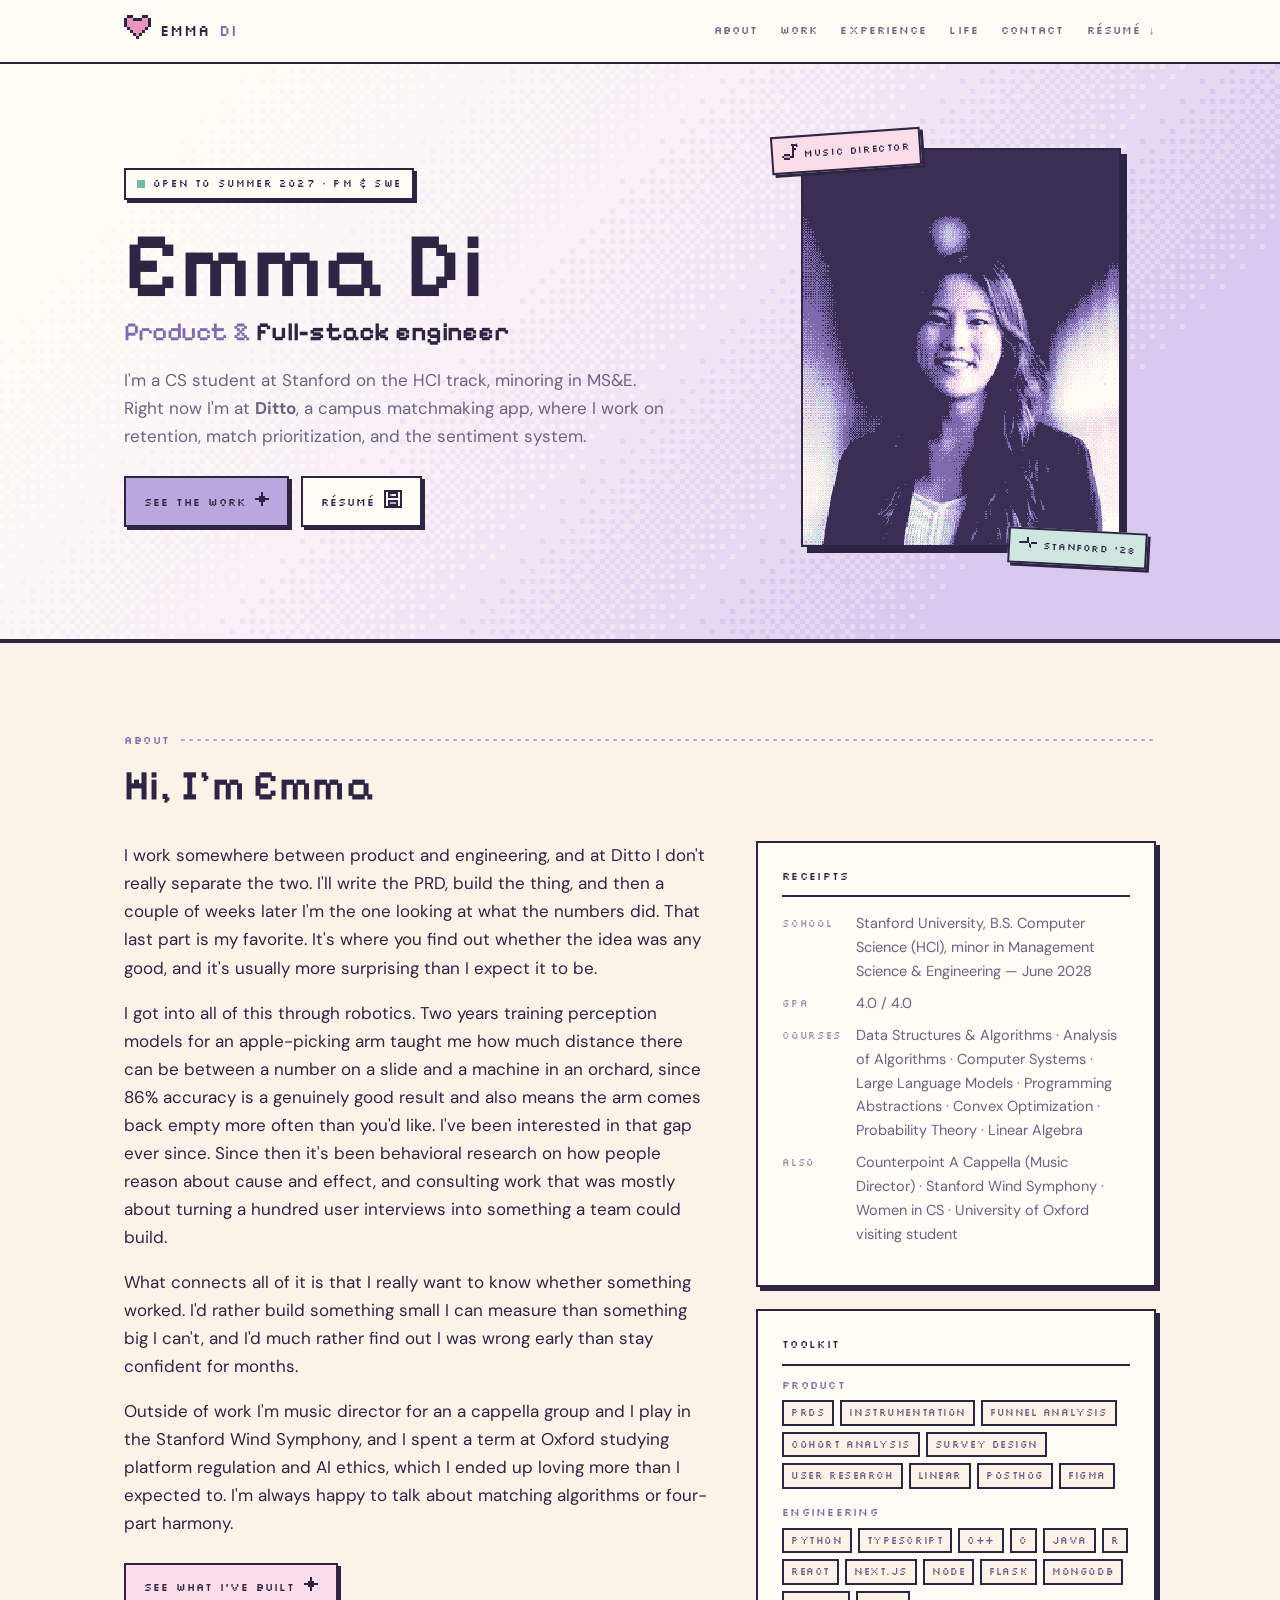
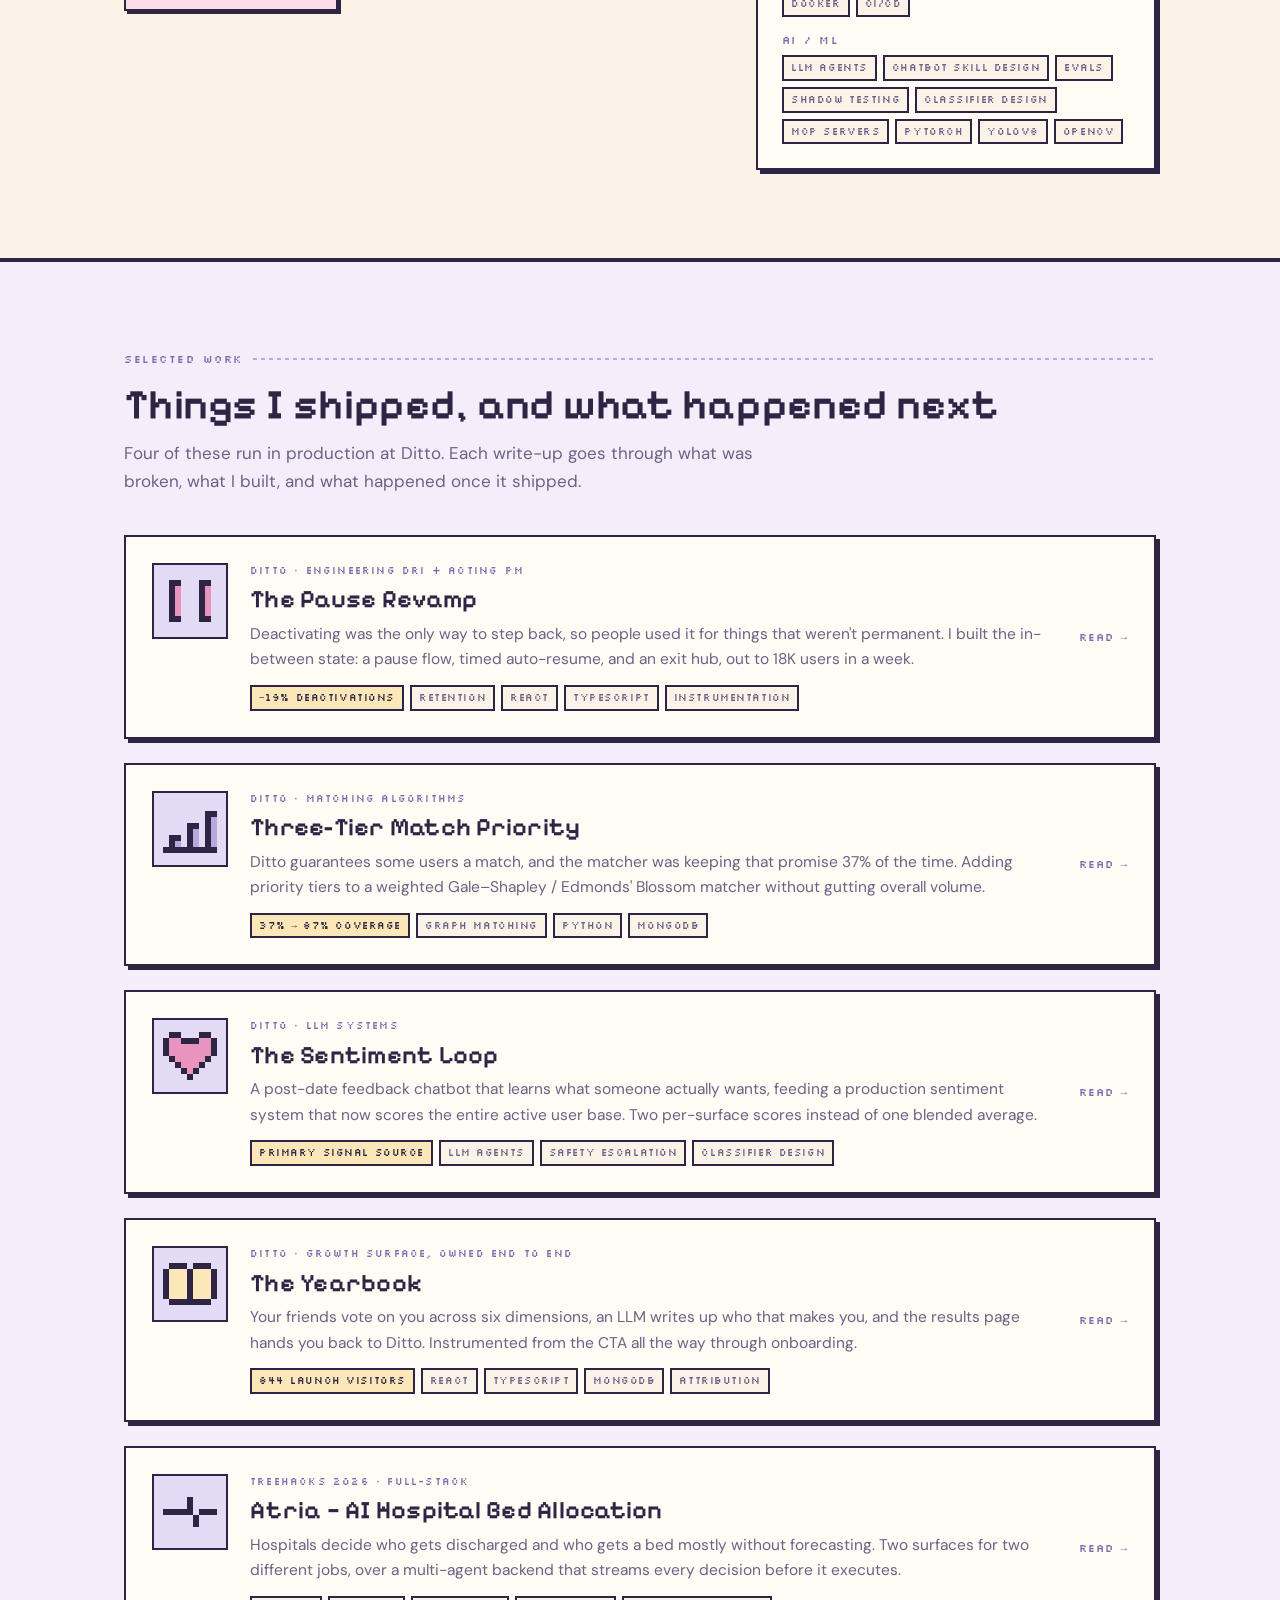
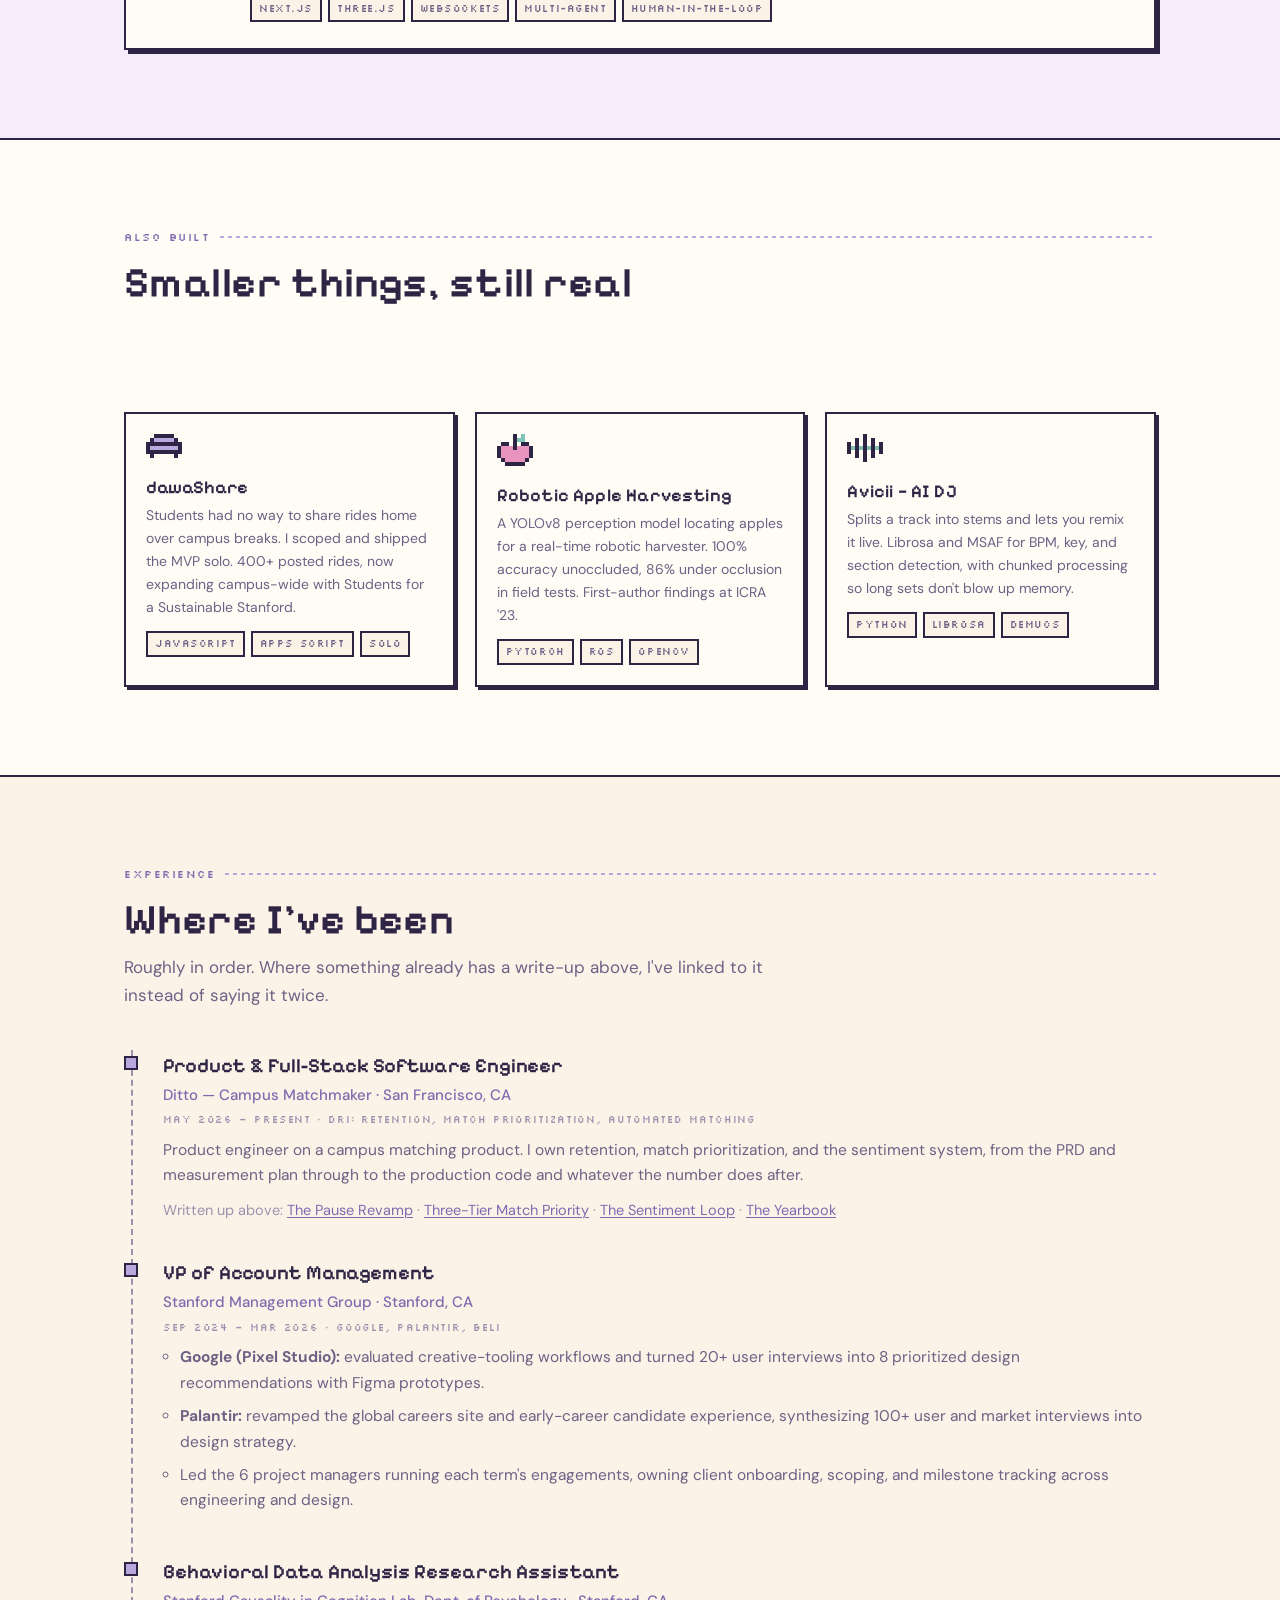
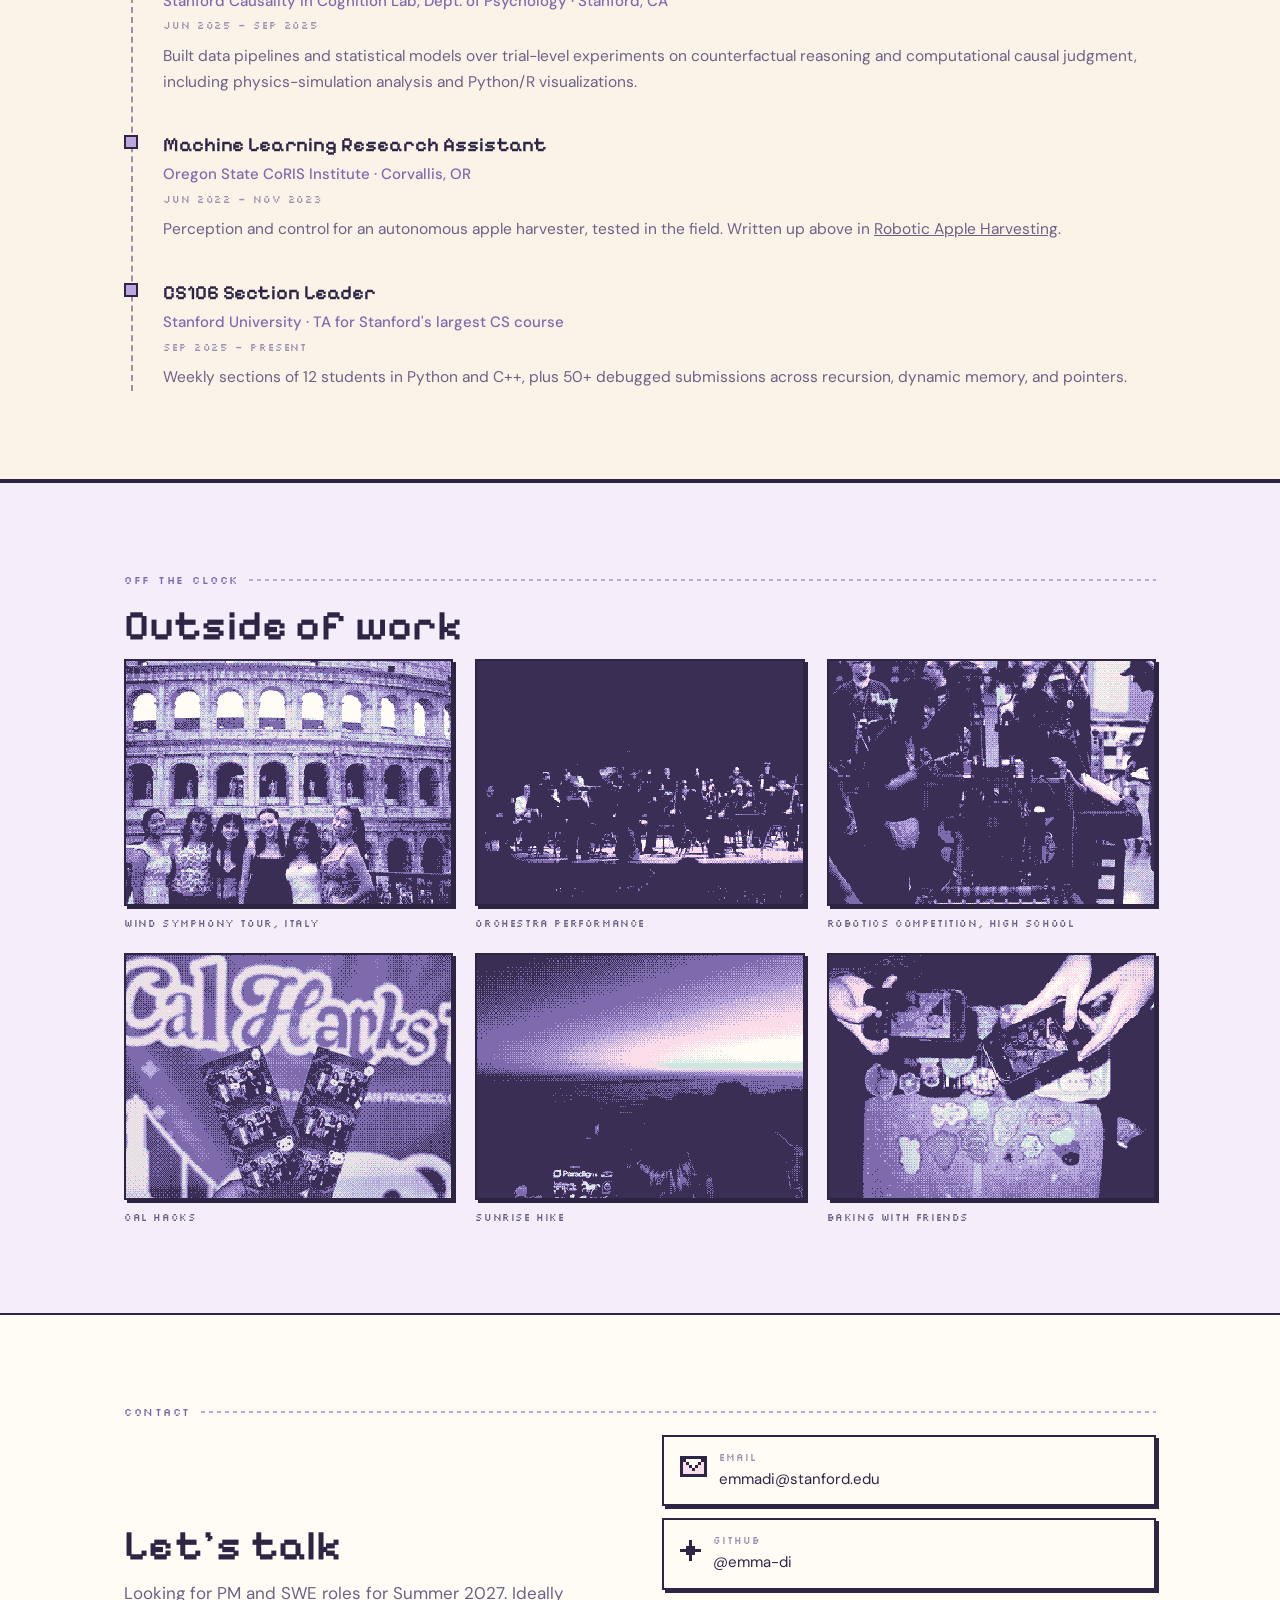
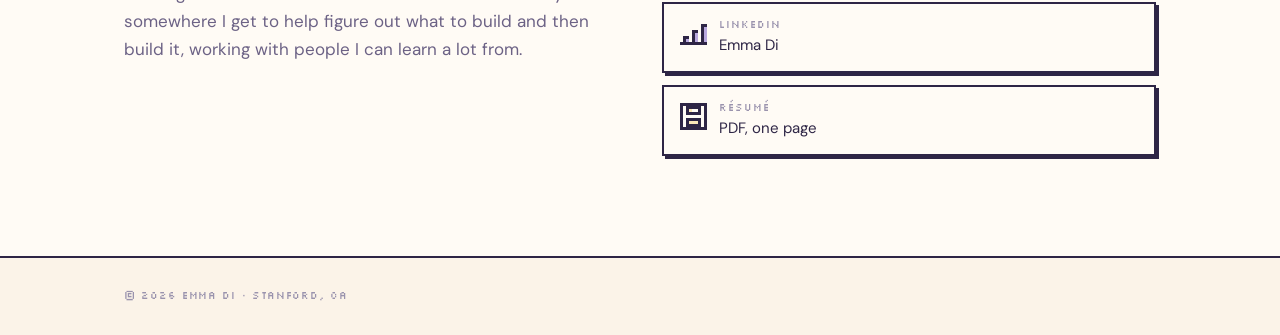
<file: index.html>
<!doctype html>
<html lang="en">
  <head>
    <meta charset="utf-8" />
    <meta name="viewport" content="width=device-width, initial-scale=1" />
    <title>Emma Di — Product &amp; Full-Stack Engineer</title>
    <meta
      name="description"
      content="Emma Di, product and full-stack engineer. CS (HCI) at Stanford, currently at Ditto working on retention, match prioritization, and the sentiment system."
    />
    <meta
      property="og:title"
      content="Emma Di — Product &amp; Full-Stack Engineer"
    />
    <meta
      property="og:description"
      content="Product and full-stack engineer. CS (HCI) @ Stanford, currently at Ditto."
    />
    <meta property="og:type" content="website" />
    <meta property="og:url" content="https://emma-di.github.io/" />
    <link
      rel="icon"
      href="data:image/svg+xml,%3Csvg xmlns='http://www.w3.org/2000/svg' viewBox='0 0 9 8' shape-rendering='crispEdges'%3E%3Cpath fill='%23E894BE' d='M1 1h2v1H1zM6 1h2v1H6zM1 2h7v2H1zM2 4h5v1H2zM3 5h3v1H3zM4 6h1v1H4z'/%3E%3C/svg%3E"
    />
    <link rel="preconnect" href="https://fonts.googleapis.com" />
    <link rel="preconnect" href="https://fonts.gstatic.com" crossorigin />
    <link
      href="https://fonts.googleapis.com/css2?family=Pixelify+Sans:wght@400..700&family=Silkscreen:wght@400;700&family=DM+Sans:opsz,wght@9..40,400;9..40,500;9..40,700&display=swap"
      rel="stylesheet"
    />
    <link rel="stylesheet" href="assets/style.css" />
  </head>
  <body>
    <nav class="nav">
      <div class="wrap nav__in">
        <a class="nav__mark" href="/">
          <span data-sprite="heart" data-unit="3" data-accent="#E894BE"></span>
          EMMA<span>DI</span>
        </a>
        <button
          class="nav__toggle"
          aria-expanded="false"
          aria-controls="navlinks"
        >
          MENU
        </button>
        <div class="nav__links" id="navlinks">
          <a href="#about">About</a>
          <a href="#work">Work</a>
          <a href="#experience">Experience</a>
          <a href="#life">Life</a>
          <a href="#notes">Notes</a>
          <a href="#contact">Contact</a>
          <a href="assets/EmmaDi-Resume.pdf">Résumé ↓</a>
        </div>
      </div>
    </nav>

    <!-- ============ HERO ============ -->
    <header class="hero">
      <canvas
        class="hero__bg px"
        data-dither="hero"
        aria-hidden="true"
      ></canvas>
      <div class="wrap hero__in">
        <div>
          <p class="hero__status">
            <span class="blip"></span> Open to Summer 2027 · PM &amp; SWE
          </p>
          <h1>Emma Di</h1>
          <p class="hero__tag">Product &amp; <b>full-stack engineer</b></p>
          <p class="hero__body">
            I'm a CS student at Stanford on the HCI track, minoring in MS&amp;E. Right now
            I'm at <b>Ditto</b>, a campus matchmaking app, where I work on retention,
            match prioritization, and the sentiment system.
          </p>
          <div class="hero__cta">
            <a class="btn btn--primary" href="#work"
              >See the work <span data-sprite="star" data-unit="2"></span
            ></a>
            <a class="btn" href="assets/EmmaDi-Resume.pdf"
              >Résumé
              <span
                data-sprite="disk"
                data-unit="2"
                data-accent="#B9A8DE"
              ></span
            ></a>
          </div>
        </div>

        <div class="portrait">
          <div class="portrait__frame">
            <span class="sticker sticker--tl">
              <span
                data-sprite="note"
                data-unit="2"
                data-accent="#E894BE"
              ></span>
              music director
            </span>
            <img
              class="px"
              src="assets/img/emma.png"
              alt="Emma Di"
              width="260"
              height="325"
            />
            <span class="sticker sticker--br">
              <span data-sprite="pulse" data-unit="2"></span> stanford '28
            </span>
          </div>
        </div>
      </div>
    </header>

    <!-- ============ ABOUT ============ -->
    <section class="section section--tint" id="about">
      <div class="wrap">
        <p class="eyebrow reveal">About</p>
        <h2 class="section-title reveal">Hi, I'm Emma</h2>

        <div class="about" style="margin-top: 32px">
          <div class="reveal">
            <p>
              I work somewhere between product and engineering, and at Ditto I don't
              really separate the two. I'll write the PRD, build the thing, and then a
              couple of weeks later I'm the one looking at what the numbers did. That last
              part is my favorite. It's where you find out whether the idea was any good,
              and it's usually more surprising than I expect it to be.
            </p>
            <p>
              I got into all of this through robotics. Two years training perception
              models for an apple-picking arm taught me how much distance there can be
              between a number on a slide and a machine in an orchard, since 86% accuracy
              is a genuinely good result and also means the arm comes back empty more
              often than you'd like. I've been interested in that gap ever since. Since
              then it's been behavioral research on how people reason about cause and
              effect, and consulting work that was mostly about turning a hundred user
              interviews into something a team could build.
            </p>
            <p>
              What connects all of it is that I really want to know whether something
              worked. I'd rather build something small I can measure than something big I
              can't, and I'd much rather find out I was wrong early than stay confident
              for months.
            </p>
            <p>
              Outside of work I'm music director for an a cappella group and I play in the
              Stanford Wind Symphony, and I spent a term at Oxford studying platform
              regulation and AI ethics, which I ended up loving more than I expected to.
              I'm always happy to talk about matching algorithms or four-part harmony.
            </p>
            <p style="margin-top: 26px">
              <a class="btn btn--blush" href="#work"
                >See what I've built
                <span data-sprite="star" data-unit="2"></span
              ></a>
            </p>
          </div>

          <div class="reveal">
            <div class="panel" style="margin-bottom: 22px">
              <div class="panel__title">Receipts</div>
              <dl class="kv">
                <dt>School</dt>
                <dd>
                  Stanford University, B.S. Computer Science (HCI), minor in
                  Management Science &amp; Engineering — June 2028
                </dd>
                <dt>GPA</dt>
                <dd>4.0 / 4.0</dd>
                <dt>Courses</dt>
                <dd>
                  Data Structures &amp; Algorithms · Analysis of Algorithms ·
                  Computer Systems · Large Language Models · Programming
                  Abstractions · Convex Optimization · Probability Theory ·
                  Linear Algebra
                </dd>
                <dt>Also</dt>
                <dd>
                  Counterpoint A Cappella (Music Director) · Stanford Wind
                  Symphony · Women in CS · University of Oxford visiting student
                </dd>
              </dl>
            </div>

            <div class="panel">
              <div class="panel__title">Toolkit</div>
              <div class="skills">
                <div>
                  <h4>Product</h4>
                  <div class="chips">
                    <span class="chip">PRDs</span
                    ><span class="chip">Instrumentation</span
                    ><span class="chip">Funnel analysis</span>
                    <span class="chip">Cohort analysis</span
                    ><span class="chip">Survey design</span
                    ><span class="chip">User research</span>
                    <span class="chip">Linear</span
                    ><span class="chip">PostHog</span
                    ><span class="chip">Figma</span>
                  </div>
                </div>
                <div>
                  <h4>Engineering</h4>
                  <div class="chips">
                    <span class="chip">Python</span
                    ><span class="chip">TypeScript</span
                    ><span class="chip">C++</span><span class="chip">C</span>
                    <span class="chip">Java</span><span class="chip">R</span
                    ><span class="chip">React</span
                    ><span class="chip">Next.js</span>
                    <span class="chip">Node</span><span class="chip">Flask</span
                    ><span class="chip">MongoDB</span
                    ><span class="chip">Docker</span
                    ><span class="chip">CI/CD</span>
                  </div>
                </div>
                <div>
                  <h4>AI / ML</h4>
                  <div class="chips">
                    <span class="chip">LLM agents</span
                    ><span class="chip">Chatbot skill design</span
                    ><span class="chip">Evals</span>
                    <span class="chip">Shadow testing</span
                    ><span class="chip">Classifier design</span
                    ><span class="chip">MCP servers</span>
                    <span class="chip">PyTorch</span
                    ><span class="chip">YOLOv8</span
                    ><span class="chip">OpenCV</span>
                  </div>
                </div>
              </div>
            </div>
          </div>
        </div>
      </div>
    </section>

    <!-- ============ WORK ============ -->
    <section class="section section--lilac" id="work">
      <div class="wrap">
        <p class="eyebrow reveal">Selected work</p>
        <h2 class="section-title reveal">
          Things I shipped, and what happened next
        </h2>
        <p class="section-lede reveal">
          Four of these run in production at Ditto. Each write-up goes through what was
          broken, what I built, and what happened once it shipped.
        </p>

        <div class="work-grid">
          <a class="card reveal" href="work/pause-revamp.html">
            <span
              class="card__icon"
              data-sprite="pause"
              data-unit="6"
              data-accent="#E894BE"
            ></span>
            <div>
              <div class="card__kicker">
                Ditto · Engineering DRI + acting PM
              </div>
              <h3>The Pause Revamp</h3>
              <p>
                Deactivating was the only way to step back, so people used it
                for things that weren't permanent. I built the in-between state:
                a pause flow, timed auto-resume, and an exit hub, out to 18K
                users in a week.
              </p>
              <div class="chips">
                <span class="chip chip--win">−19% deactivations</span>
                <span class="chip">Retention</span
                ><span class="chip">React</span>
                <span class="chip">TypeScript</span
                ><span class="chip">Instrumentation</span>
              </div>
            </div>
            <span class="card__go">Read →</span>
          </a>

          <a class="card reveal" href="work/match-priority.html">
            <span
              class="card__icon"
              data-sprite="graph"
              data-unit="6"
              data-accent="#B9A8DE"
            ></span>
            <div>
              <div class="card__kicker">Ditto · Matching algorithms</div>
              <h3>Three-Tier Match Priority</h3>
              <p>
                Ditto guarantees some users a match, and the matcher was keeping
                that promise 37% of the time. Adding priority tiers to a
                weighted Gale–Shapley / Edmonds' Blossom matcher without gutting
                overall volume.
              </p>
              <div class="chips">
                <span class="chip chip--win">37% → 87% coverage</span>
                <span class="chip">Graph matching</span
                ><span class="chip">Python</span>
                <span class="chip">MongoDB</span>
              </div>
            </div>
            <span class="card__go">Read →</span>
          </a>

          <a class="card reveal" href="work/sentiment-loop.html">
            <span
              class="card__icon"
              data-sprite="heart"
              data-unit="6"
              data-accent="#E894BE"
            ></span>
            <div>
              <div class="card__kicker">Ditto · LLM systems</div>
              <h3>The Sentiment Loop</h3>
              <p>
                A post-date feedback chatbot that learns what someone actually
                wants, feeding a production sentiment system that now scores the
                entire active user base. Two per-surface scores instead of one
                blended average.
              </p>
              <div class="chips">
                <span class="chip chip--win">Primary signal source</span>
                <span class="chip">LLM agents</span
                ><span class="chip">Safety escalation</span>
                <span class="chip">Classifier design</span>
              </div>
            </div>
            <span class="card__go">Read →</span>
          </a>

          <a class="card reveal" href="work/yearbook.html">
            <span
              class="card__icon"
              data-sprite="book"
              data-unit="6"
              data-accent="#FBE7B8"
            ></span>
            <div>
              <div class="card__kicker">
                Ditto · Growth surface, owned end to end
              </div>
              <h3>The Yearbook</h3>
              <p>
                Your friends vote on you across six dimensions, an LLM writes up
                who that makes you, and the results page hands you back to
                Ditto. Instrumented from the CTA all the way through onboarding.
              </p>
              <div class="chips">
                <span class="chip chip--win">844 launch visitors</span>
                <span class="chip">React</span
                ><span class="chip">TypeScript</span>
                <span class="chip">MongoDB</span
                ><span class="chip">Attribution</span>
              </div>
            </div>
            <span class="card__go">Read →</span>
          </a>

          <a class="card reveal" href="work/atria.html">
            <span
              class="card__icon"
              data-sprite="pulse"
              data-unit="6"
              data-accent="#7FC4B4"
            ></span>
            <div>
              <div class="card__kicker">TreeHacks 2026 · Full-stack</div>
              <h3>Atria — AI Hospital Bed Allocation</h3>
              <p>
                Hospitals decide who gets discharged and who gets a bed mostly
                without forecasting. Two surfaces for two different jobs, over a
                multi-agent backend that streams every decision before it
                executes.
              </p>
              <div class="chips">
                <span class="chip">Next.js</span
                ><span class="chip">Three.js</span>
                <span class="chip">WebSockets</span
                ><span class="chip">Multi-agent</span>
                <span class="chip">Human-in-the-loop</span>
              </div>
            </div>
            <span class="card__go">Read →</span>
          </a>
        </div>
      </div>
    </section>

    <!-- ============ MORE ============ -->
    <section class="section">
      <div class="wrap">
        <p class="eyebrow reveal">Also built</p>
        <h2 class="section-title reveal">Smaller things, still real</h2>
        <p class="section-lede reveal">
          Side projects and research, all of which either shipped to real users or ended up
          published.
        </p>

        <div class="mini-grid">
          <a
            class="mini reveal"
            href="https://github.com/emma-di/dawaShare"
            target="_blank"
            rel="noopener"
          >
            <span data-sprite="car" data-unit="4" data-accent="#B9A8DE"></span>
            <h4 style="margin-top: 12px">dawaShare</h4>
            <p>
              Students had no way to share rides home over campus breaks. I
              scoped and shipped the MVP solo. 400+ posted rides, now expanding
              campus-wide with Students for a Sustainable Stanford.
            </p>
            <div class="chips">
              <span class="chip">JavaScript</span
              ><span class="chip">Apps Script</span
              ><span class="chip">Solo</span>
            </div>
          </a>

          <a
            class="mini reveal"
            id="apple"
            href="https://github.com/emma-di/applevision_rospkg"
            target="_blank"
            rel="noopener"
          >
            <span
              data-sprite="apple"
              data-unit="4"
              data-accent="#E894BE"
            ></span>
            <h4 style="margin-top: 12px">Robotic Apple Harvesting</h4>
            <p>
              A YOLOv8 perception model locating apples for a real-time robotic
              harvester. 100% accuracy unoccluded, 86% under occlusion in field
              tests. First-author findings at ICRA '23.
            </p>
            <div class="chips">
              <span class="chip">PyTorch</span><span class="chip">ROS</span
              ><span class="chip">OpenCV</span>
            </div>
          </a>

          <a
            class="mini reveal"
            href="https://github.com/emma-di/avicii"
            target="_blank"
            rel="noopener"
          >
            <span data-sprite="wave" data-unit="4" data-accent="#7FC4B4"></span>
            <h4 style="margin-top: 12px">Avicii — AI DJ</h4>
            <p>
              Splits a track into stems and lets you remix it live. Librosa and
              MSAF for BPM, key, and section detection, with chunked processing
              so long sets don't blow up memory.
            </p>
            <div class="chips">
              <span class="chip">Python</span><span class="chip">Librosa</span
              ><span class="chip">Demucs</span>
            </div>
          </a>
        </div>
      </div>
    </section>

    <!-- ============ EXPERIENCE ============ -->
    <section class="section section--tint" id="experience">
      <div class="wrap">
        <p class="eyebrow reveal">Experience</p>
        <h2 class="section-title reveal">Where I've been</h2>
        <p class="section-lede reveal">
          Roughly in order. Where something already has a write-up above, I've linked to it
          instead of saying it twice.
        </p>

        <ul class="tl">
          <li class="reveal">
            <div class="tl__role">
              Product &amp; Full-Stack Software Engineer
            </div>
            <div class="tl__org">
              Ditto — Campus Matchmaker · San Francisco, CA
            </div>
            <div class="tl__when">
              May 2026 – Present · DRI: retention, match prioritization,
              automated matching
            </div>
            <div class="tl__body">
              <p style="margin-bottom:10px">
                Product engineer on a campus matching product. I own retention, match
                prioritization, and the sentiment system, from the PRD and measurement
                plan through to the production code and whatever the number does after.
              </p>
              <p class="tl__links" style="margin:0">
                Written up above:
                <a href="work/pause-revamp.html">The Pause Revamp</a> ·
                <a href="work/match-priority.html">Three-Tier Match Priority</a> ·
                <a href="work/sentiment-loop.html">The Sentiment Loop</a> ·
                <a href="work/yearbook.html">The Yearbook</a>
              </p>
            </div>
          </li>

          <li class="reveal">
            <div class="tl__role">VP of Account Management</div>
            <div class="tl__org">Stanford Management Group · Stanford, CA</div>
            <div class="tl__when">
              Sep 2024 – Mar 2026 · Google, Palantir, Beli
            </div>
            <div class="tl__body">
              <ul>
                <li>
                  <b>Google (Pixel Studio):</b> evaluated creative-tooling
                  workflows and turned 20+ user interviews into 8 prioritized
                  design recommendations with Figma prototypes.
                </li>
                <li>
                  <b>Palantir:</b> revamped the global careers site and
                  early-career candidate experience, synthesizing 100+ user and
                  market interviews into design strategy.
                </li>
                <li>
                  Led the 6 project managers running each term's engagements,
                  owning client onboarding, scoping, and milestone tracking
                  across engineering and design.
                </li>
              </ul>
            </div>
          </li>

          <li class="reveal">
            <div class="tl__role">
              Behavioral Data Analysis Research Assistant
            </div>
            <div class="tl__org">
              Stanford Causality in Cognition Lab, Dept. of Psychology ·
              Stanford, CA
            </div>
            <div class="tl__when">Jun 2025 – Sep 2025</div>
            <div class="tl__body">
              Built data pipelines and statistical models over trial-level
              experiments on counterfactual reasoning and computational causal
              judgment, including physics-simulation analysis and Python/R
              visualizations.
            </div>
          </li>

          <li class="reveal">
            <div class="tl__role">Machine Learning Research Assistant</div>
            <div class="tl__org">
              Oregon State CoRIS Institute · Corvallis, OR
            </div>
            <div class="tl__when">Jun 2022 – Nov 2023</div>
            <div class="tl__body">
              Perception and control for an autonomous apple harvester, tested in the
              field. Written up above in
              <a href="#apple">Robotic Apple Harvesting</a>.
            </div>
          </li>

          <li class="reveal">
            <div class="tl__role">CS106 Section Leader</div>
            <div class="tl__org">
              Stanford University · TA for Stanford's largest CS course
            </div>
            <div class="tl__when">Sep 2025 – Present</div>
            <div class="tl__body">
              Weekly sections of 12 students in Python and C++, plus 50+
              debugged submissions across recursion, dynamic memory, and
              pointers.
            </div>
          </li>
        </ul>
      </div>
    </section>

    <!-- ============ LIFE ============ -->
    <section class="section section--lilac" id="life">
      <div class="wrap">
        <p class="eyebrow reveal">Off the clock</p>
        <h2 class="section-title reveal">Outside of work</h2>

        <div class="life">
          <figure class="reveal">
            <img
              class="px"
              src="assets/img/life-symphony.png"
              alt="On tour in Italy with the Stanford Wind Symphony"
              loading="lazy"
            />
            <figcaption>Wind Symphony tour, Italy</figcaption>
          </figure>
          <figure class="reveal">
            <img
              class="px"
              src="assets/img/life-orchestra.png"
              alt="Performing with an orchestra"
              loading="lazy"
            />
            <figcaption>Orchestra performance</figcaption>
          </figure>
          <figure class="reveal">
            <img
              class="px"
              src="assets/img/life-robotics.png"
              alt="High school robotics team at competition"
              loading="lazy"
            />
            <figcaption>
              Robotics competition, high school
            </figcaption>
          </figure>
          <figure class="reveal">
            <img
              class="px"
              src="assets/img/life-hackathon.png"
              alt="Photo booth at a Cal Hacks event"
              loading="lazy"
            />
            <figcaption>Cal Hacks</figcaption>
          </figure>
          <figure class="reveal">
            <img
              class="px"
              src="assets/img/life-hike.png"
              alt="Sunrise hike with friends"
              loading="lazy"
            />
            <figcaption>Sunrise hike</figcaption>
          </figure>
          <figure class="reveal">
            <img
              class="px"
              src="assets/img/life-cookies.png"
              alt="Baking cookies with friends"
              loading="lazy"
            />
            <figcaption>
              Baking with friends
            </figcaption>
          </figure>
        </div>
      </div>
    </section>

    <!-- ============ BULLETIN BOARD ============ -->
    <section class="section" id="notes">
      <div class="wrap">
        <p class="eyebrow reveal">Bulletin board</p>
        <h2 class="section-title reveal">Leave me a note</h2>
        <p class="section-lede reveal">
          Hi!! glad that you made it so far 🙂
        </p>

        <div class="board reveal">
          <div class="board__wall">
            <div class="board__list"></div>
          </div>

          <form class="board__form" autocomplete="off">
            <label for="gb-name">Your name</label>
            <input id="gb-name" name="name" type="text" maxlength="32" required />

            <label for="gb-message">Note <span class="board__count">0/280</span></label>
            <textarea id="gb-message" name="message" maxlength="280" required></textarea>

            <div class="board__trap" aria-hidden="true">
              <label for="gb-website">Leave this empty</label>
              <input id="gb-website" name="website" type="text" tabindex="-1" />
            </div>

            <button class="btn btn--primary" type="submit">
              Pin it up <span data-sprite="pin" data-unit="2" data-accent="#FFFBF5"></span>
            </button>
            <p class="board__status" role="status" aria-live="polite"></p>
          </form>
        </div>
      </div>
    </section>

    <!-- ============ CONTACT ============ -->
    <section class="section" id="contact">
      <div class="wrap">
        <p class="eyebrow reveal">Contact</p>
        <div class="contact">
          <div class="reveal">
            <h2 class="section-title">Let's talk</h2>
            <p style="color: var(--ink-2); max-width: 46ch">
              Looking for PM and SWE roles for Summer 2027. Ideally somewhere I get to help
          figure out what to build and then build it, working with people I can learn a
          lot from.
            </p>
          </div>

          <ul class="contact-list reveal">
            <li>
              <a href="mailto:emmadi@stanford.edu">
                <span
                  data-sprite="mail"
                  data-unit="3"
                  data-accent="#FBDCE9"
                ></span>
                <span><b>Email</b>emmadi@stanford.edu</span></a
              >
            </li>
            <li>
              <a
                href="https://github.com/emma-di"
                target="_blank"
                rel="noopener"
              >
                <span data-sprite="star" data-unit="3"></span>
                <span><b>GitHub</b>@emma-di</span></a
              >
            </li>
            <li>
              <a
                href="https://linkedin.com/in/emma-di-0b9423253/"
                target="_blank"
                rel="noopener"
              >
                <span
                  data-sprite="graph"
                  data-unit="3"
                  data-accent="#B9A8DE"
                ></span>
                <span><b>LinkedIn</b>Emma Di</span></a
              >
            </li>
            <li>
              <a href="assets/EmmaDi-Resume.pdf">
                <span
                  data-sprite="disk"
                  data-unit="3"
                  data-accent="#FBE7B8"
                ></span>
                <span><b>Résumé</b>PDF, one page</span></a
              >
            </li>
          </ul>
        </div>
      </div>
    </section>

    <footer class="footer">
      <div class="wrap footer__in">
        <span>© <span data-year>2026</span> Emma Di · Stanford, CA</span>
      </div>
    </footer>

    <script src="assets/site.js"></script>
    <script src="assets/guestbook.js"></script>
  </body>
</html>
</file>
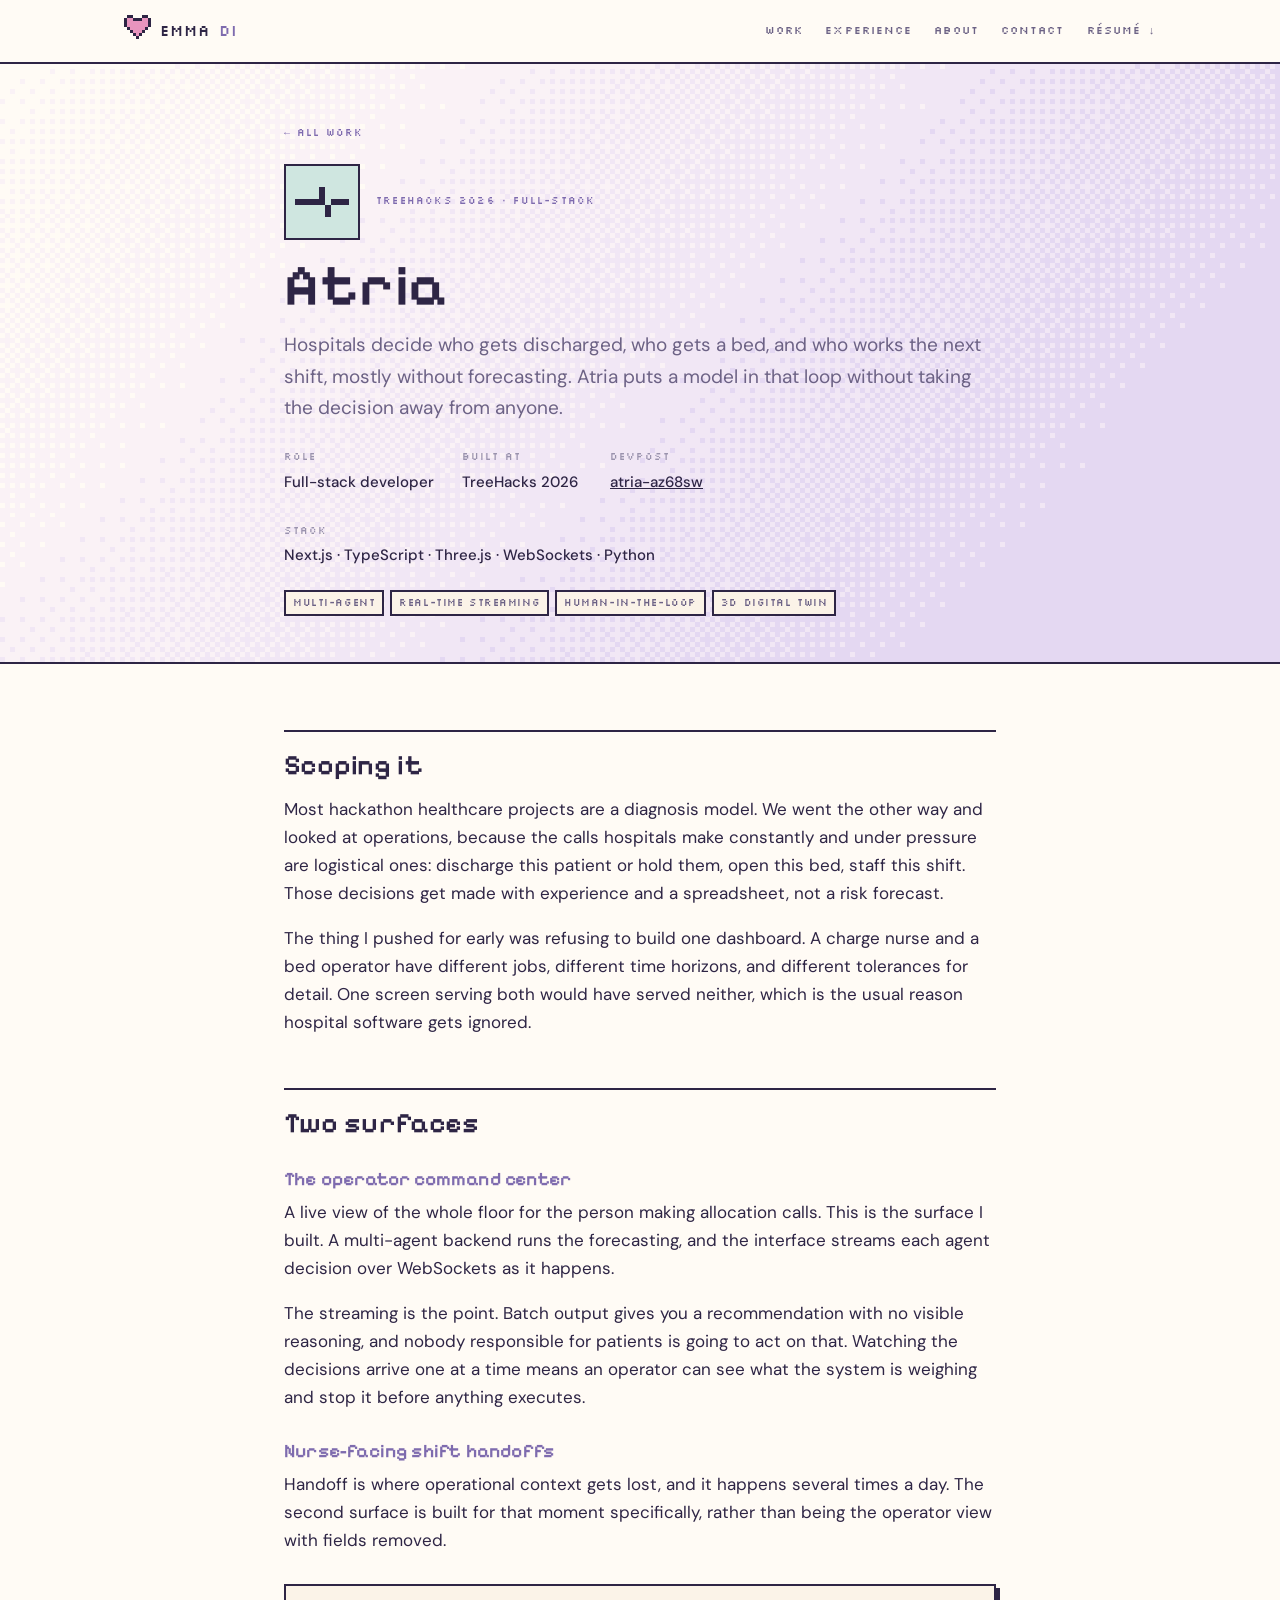
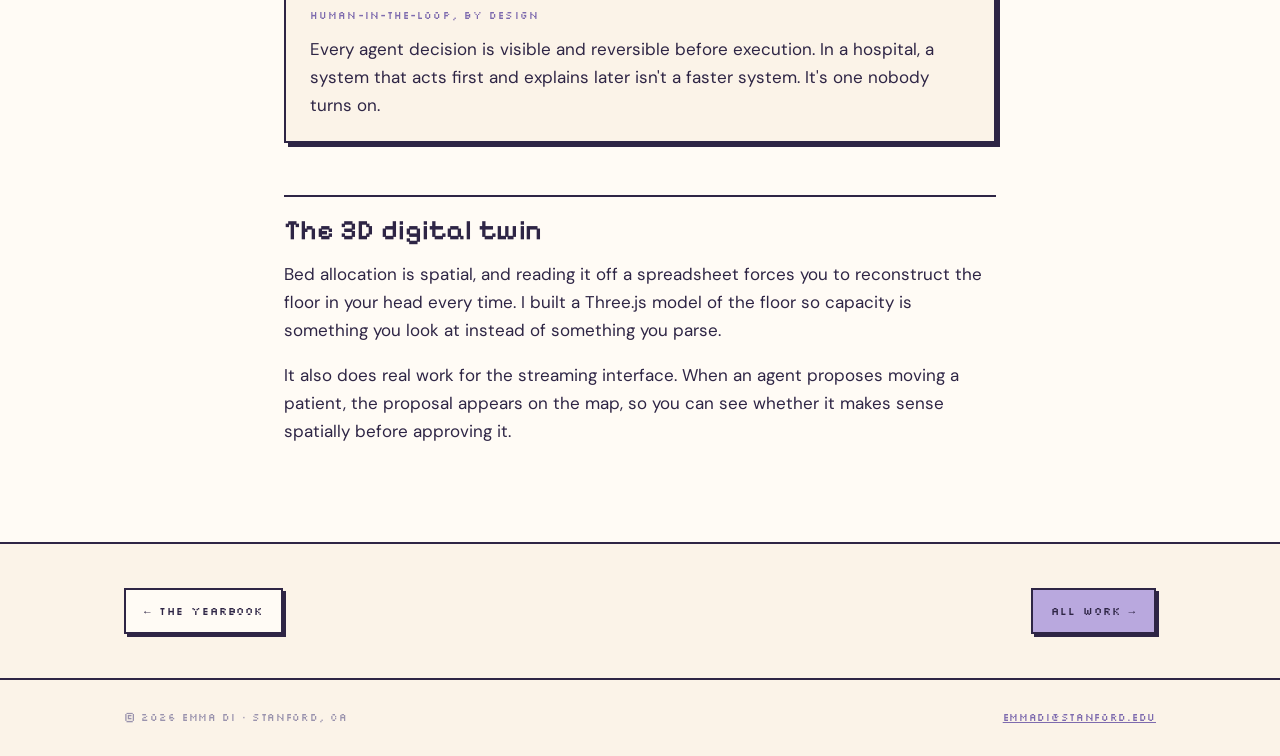
<file: work/atria.html>
<!doctype html>
<html lang="en">
  <head>
    <meta charset="utf-8" />
    <meta name="viewport" content="width=device-width, initial-scale=1" />
    <title>Atria — Emma Di</title>
    <meta
      name="description"
      content="An AI hospital bed allocation tool built at TreeHacks 2026: an operator command center and nurse shift handoffs over a multi-agent backend that streams every decision before it executes."
    />
    <link
      rel="icon"
      href="data:image/svg+xml,%3Csvg xmlns='http://www.w3.org/2000/svg' viewBox='0 0 9 8' shape-rendering='crispEdges'%3E%3Cpath fill='%23E894BE' d='M1 1h2v1H1zM6 1h2v1H6zM1 2h7v2H1zM2 4h5v1H2zM3 5h3v1H3zM4 6h1v1H4z'/%3E%3C/svg%3E"
    />
    <link rel="preconnect" href="https://fonts.googleapis.com" />
    <link rel="preconnect" href="https://fonts.gstatic.com" crossorigin />
    <link
      href="https://fonts.googleapis.com/css2?family=Pixelify+Sans:wght@400..700&family=Silkscreen:wght@400;700&family=DM+Sans:opsz,wght@9..40,400;9..40,500;9..40,700&display=swap"
      rel="stylesheet"
    />
    <link rel="stylesheet" href="../assets/style.css" />
  </head>
  <body>
    <nav class="nav">
      <div class="wrap nav__in">
        <a class="nav__mark" href="../index.html">
          <span data-sprite="heart" data-unit="3" data-accent="#E894BE"></span>
          EMMA<span>DI</span>
        </a>
        <button
          class="nav__toggle"
          aria-expanded="false"
          aria-controls="navlinks"
        >
          MENU
        </button>
        <div class="nav__links" id="navlinks">
          <a href="../index.html#work">Work</a>
          <a href="../index.html#experience">Experience</a>
          <a href="../index.html#about">About</a>
          <a href="../index.html#contact">Contact</a>
          <a href="../assets/EmmaDi-Resume.pdf">Résumé ↓</a>
        </div>
      </div>
    </nav>

    <header class="cs-hero">
      <canvas
        class="hero__bg px"
        data-dither="band"
        aria-hidden="true"
      ></canvas>
      <div class="wrap" style="position: relative; z-index: 1">
        <a class="cs-back" href="../index.html#work">← All work</a>
        <div
          style="
            display: flex;
            align-items: center;
            gap: 16px;
            margin-bottom: 14px;
          "
        >
          <span
            class="card__icon"
            data-sprite="pulse"
            data-unit="6"
            data-accent="#7FC4B4"
            style="background: var(--mint)"
          ></span>
          <div class="card__kicker" style="margin: 0">
            TreeHacks 2026 · Full-stack
          </div>
        </div>
        <h1>Atria</h1>
        <p class="lede">
          Hospitals decide who gets discharged, who gets a bed, and who works
          the next shift, mostly without forecasting. Atria puts a model in that
          loop without taking the decision away from anyone.
        </p>
        <dl class="cs-meta">
          <div>
            <dt>Role</dt>
            <dd>Full-stack developer</dd>
          </div>
          <div>
            <dt>Built at</dt>
            <dd>TreeHacks 2026</dd>
          </div>
          <div>
            <dt>Devpost</dt>
            <dd>
              <a
                href="https://devpost.com/software/atria-az68sw"
                target="_blank"
                rel="noopener"
                >atria-az68sw</a
              >
            </dd>
          </div>
          <div>
            <dt>Stack</dt>
            <dd>Next.js · TypeScript · Three.js · WebSockets · Python</dd>
          </div>
        </dl>
        <div class="chips">
          <span class="chip">Multi-agent</span>
          <span class="chip">Real-time streaming</span>
          <span class="chip">Human-in-the-loop</span>
          <span class="chip">3D digital twin</span>
        </div>
      </div>
    </header>

    <main class="cs-body">
      <div class="wrap">
        <h2>Scoping it</h2>
        <p>
          Most hackathon healthcare projects are a diagnosis model. We went the
          other way and looked at operations, because the calls hospitals make
          constantly and under pressure are logistical ones: discharge this
          patient or hold them, open this bed, staff this shift. Those decisions
          get made with experience and a spreadsheet, not a risk forecast.
        </p>
        <p>
          The thing I pushed for early was refusing to build one dashboard. A
          charge nurse and a bed operator have different jobs, different time
          horizons, and different tolerances for detail. One screen serving both
          would have served neither, which is the usual reason hospital software
          gets ignored.
        </p>

        <h2>Two surfaces</h2>

        <h3>The operator command center</h3>
        <p>
          A live view of the whole floor for the person making allocation calls.
          This is the surface I built. A multi-agent backend runs the
          forecasting, and the interface streams each agent decision over
          WebSockets as it happens.
        </p>
        <p>
          The streaming is the point. Batch output gives you a recommendation
          with no visible reasoning, and nobody responsible for patients is
          going to act on that. Watching the decisions arrive one at a time
          means an operator can see what the system is weighing and stop it
          before anything executes.
        </p>

        <h3>Nurse-facing shift handoffs</h3>
        <p>
          Handoff is where operational context gets lost, and it happens several
          times a day. The second surface is built for that moment specifically,
          rather than being the operator view with fields removed.
        </p>

        <div class="pull">
          <div class="pull__label">Human-in-the-loop, by design</div>
          <p style="margin: 0">
            Every agent decision is visible and reversible before execution. In
            a hospital, a system that acts first and explains later isn't a
            faster system. It's one nobody turns on.
          </p>
        </div>

        <h2>The 3D digital twin</h2>
        <p>
          Bed allocation is spatial, and reading it off a spreadsheet forces you
          to reconstruct the floor in your head every time. I built a Three.js
          model of the floor so capacity is something you look at instead of
          something you parse.
        </p>
        <p>
          It also does real work for the streaming interface. When an agent
          proposes moving a patient, the proposal appears on the map, so you can
          see whether it makes sense spatially before approving it.
        </p>
</div>
    </main>

    <section class="cs-next">
      <div
        class="wrap"
        style="
          display: flex;
          justify-content: space-between;
          gap: 16px;
          flex-wrap: wrap;
          align-items: center;
        "
      >
        <a class="btn" href="yearbook.html">← The Yearbook</a>
        <a class="btn btn--primary" href="../index.html#work">All work →</a>
      </div>
    </section>

    <footer class="footer">
      <div class="wrap footer__in">
        <span>© <span data-year>2026</span> Emma Di · Stanford, CA</span>
        <span
          ><a href="mailto:emmadi@stanford.edu">emmadi@stanford.edu</a></span
        >
      </div>
    </footer>

    <script src="../assets/site.js"></script>
  </body>
</html>
</file>
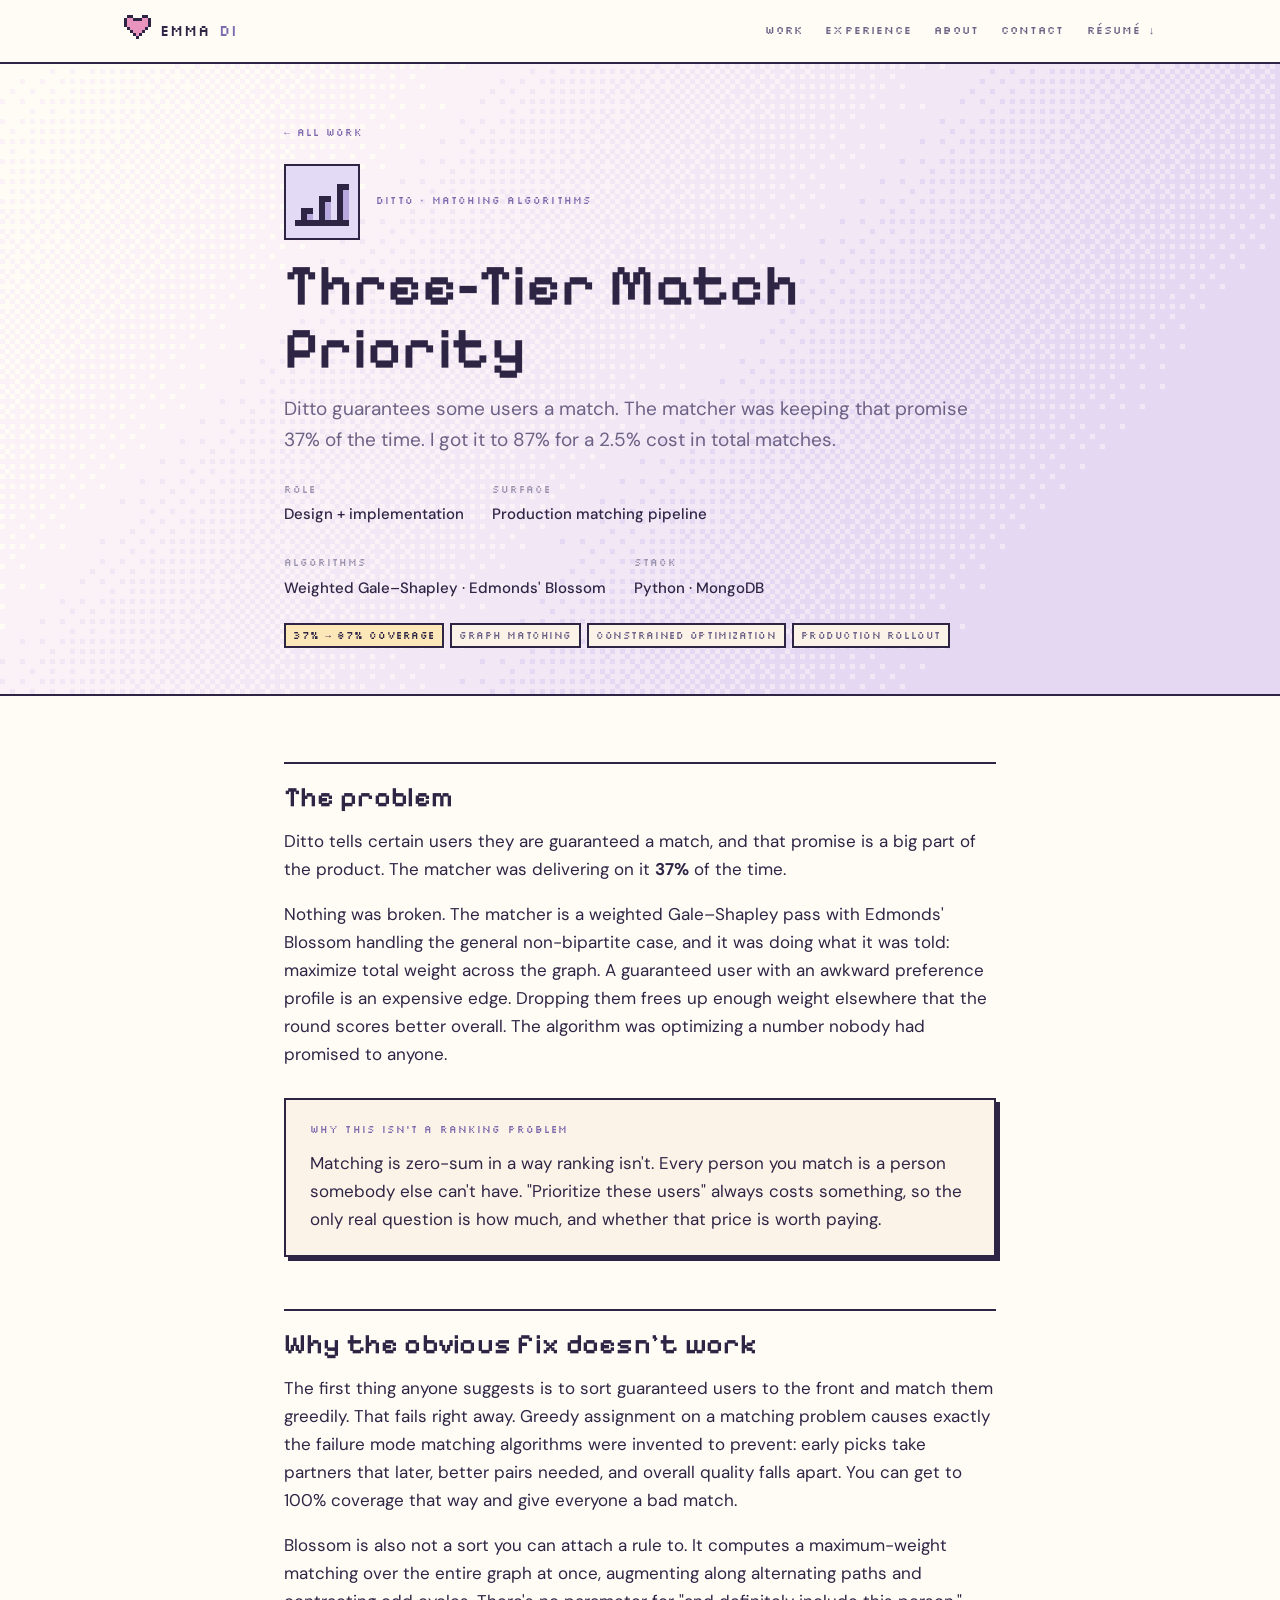
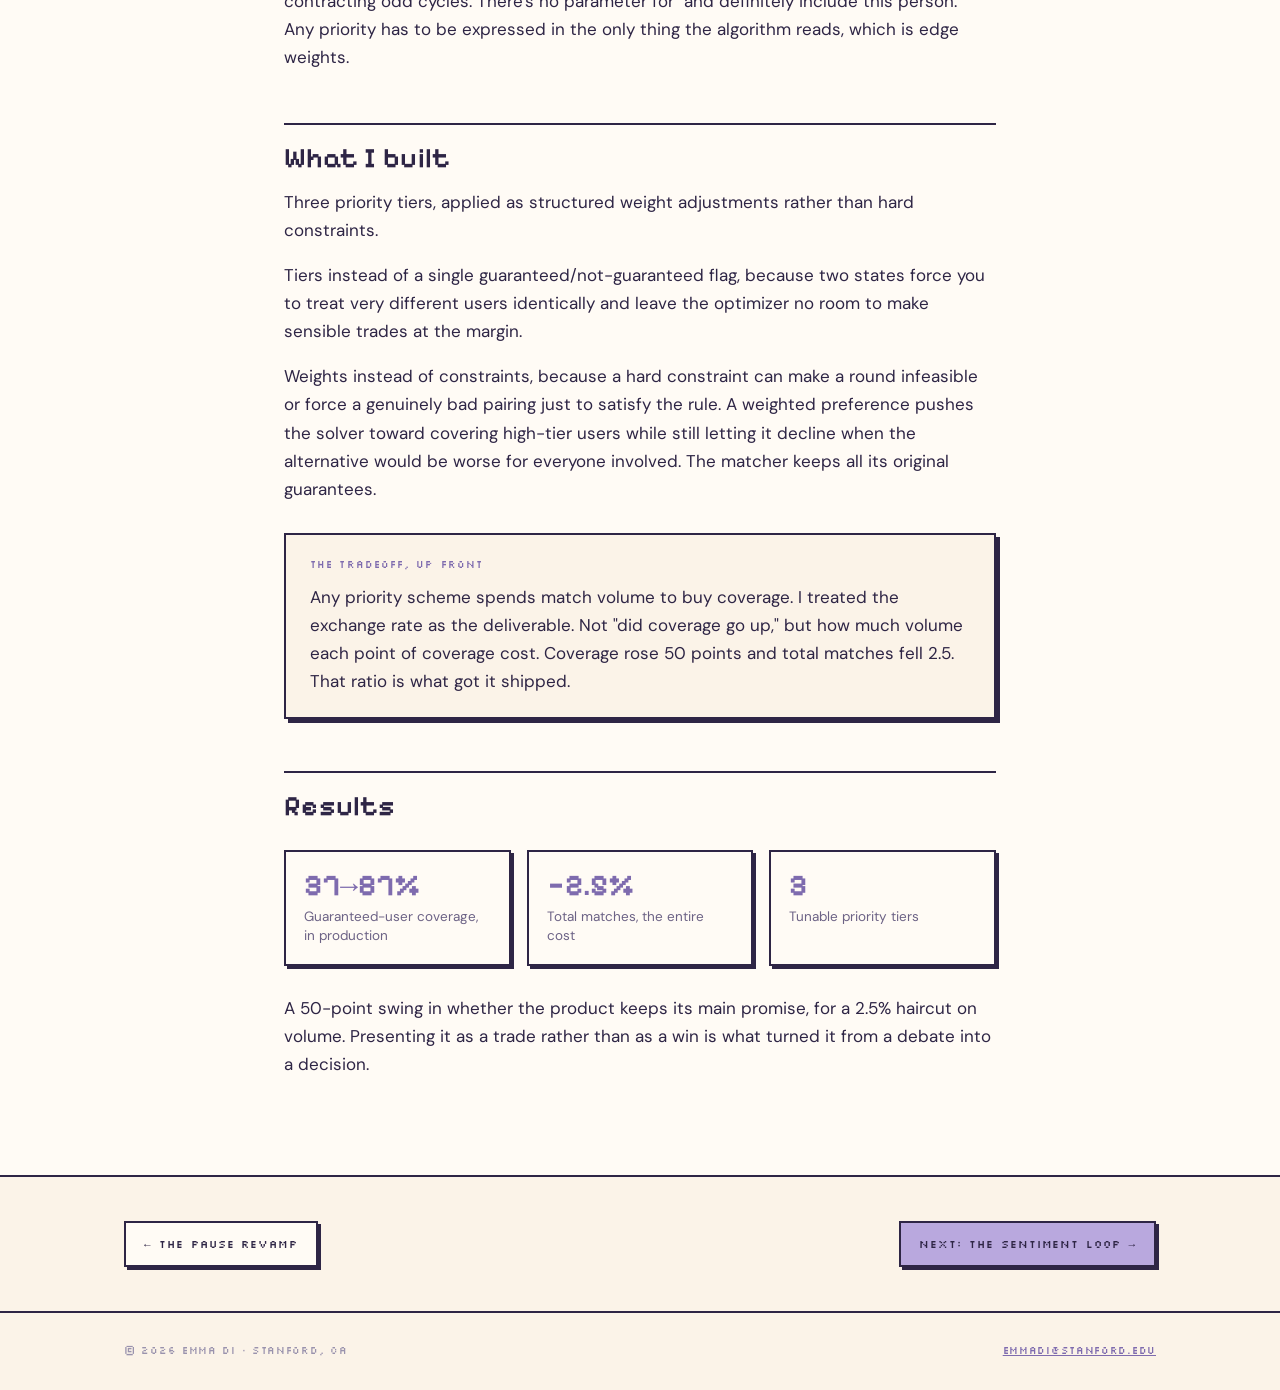
<file: work/match-priority.html>
<!doctype html>
<html lang="en">
  <head>
    <meta charset="utf-8" />
    <meta name="viewport" content="width=device-width, initial-scale=1" />
    <title>Three-Tier Match Priority — Emma Di</title>
    <meta
      name="description"
      content="Adding priority tiers to a weighted Gale–Shapley / Edmonds' Blossom matcher at Ditto: guaranteed-user coverage 37% → 87% for a 2.5% cost in total matches."
    />
    <link
      rel="icon"
      href="data:image/svg+xml,%3Csvg xmlns='http://www.w3.org/2000/svg' viewBox='0 0 9 8' shape-rendering='crispEdges'%3E%3Cpath fill='%23E894BE' d='M1 1h2v1H1zM6 1h2v1H6zM1 2h7v2H1zM2 4h5v1H2zM3 5h3v1H3zM4 6h1v1H4z'/%3E%3C/svg%3E"
    />
    <link rel="preconnect" href="https://fonts.googleapis.com" />
    <link rel="preconnect" href="https://fonts.gstatic.com" crossorigin />
    <link
      href="https://fonts.googleapis.com/css2?family=Pixelify+Sans:wght@400..700&family=Silkscreen:wght@400;700&family=DM+Sans:opsz,wght@9..40,400;9..40,500;9..40,700&display=swap"
      rel="stylesheet"
    />
    <link rel="stylesheet" href="../assets/style.css" />
  </head>
  <body>
    <nav class="nav">
      <div class="wrap nav__in">
        <a class="nav__mark" href="../index.html">
          <span data-sprite="heart" data-unit="3" data-accent="#E894BE"></span>
          EMMA<span>DI</span>
        </a>
        <button
          class="nav__toggle"
          aria-expanded="false"
          aria-controls="navlinks"
        >
          MENU
        </button>
        <div class="nav__links" id="navlinks">
          <a href="../index.html#work">Work</a>
          <a href="../index.html#experience">Experience</a>
          <a href="../index.html#about">About</a>
          <a href="../index.html#contact">Contact</a>
          <a href="../assets/EmmaDi-Resume.pdf">Résumé ↓</a>
        </div>
      </div>
    </nav>

    <header class="cs-hero">
      <canvas
        class="hero__bg px"
        data-dither="band"
        aria-hidden="true"
      ></canvas>
      <div class="wrap" style="position: relative; z-index: 1">
        <a class="cs-back" href="../index.html#work">← All work</a>
        <div
          style="
            display: flex;
            align-items: center;
            gap: 16px;
            margin-bottom: 14px;
          "
        >
          <span
            class="card__icon"
            data-sprite="graph"
            data-unit="6"
            data-accent="#B9A8DE"
          ></span>
          <div class="card__kicker" style="margin: 0">
            Ditto · Matching algorithms
          </div>
        </div>
        <h1>Three-Tier Match Priority</h1>
        <p class="lede">Ditto guarantees some users a match. The matcher was keeping that promise 37% of the time. I got it to 87% for a 2.5% cost in total matches.</p>
        <dl class="cs-meta">
          <div>
            <dt>Role</dt>
            <dd>Design + implementation</dd>
          </div>
          <div>
            <dt>Surface</dt>
            <dd>Production matching pipeline</dd>
          </div>
          <div>
            <dt>Algorithms</dt>
            <dd>Weighted Gale–Shapley · Edmonds' Blossom</dd>
          </div>
          <div>
            <dt>Stack</dt>
            <dd>Python · MongoDB</dd>
          </div>
        </dl>
        <div class="chips">
          <span class="chip chip--win">37% → 87% coverage</span>
          <span class="chip">Graph matching</span>
          <span class="chip">Constrained optimization</span>
          <span class="chip">Production rollout</span>
        </div>
      </div>
    </header>

    <main class="cs-body">
<div class="wrap">

<h2>The problem</h2>
<p>
  Ditto tells certain users they are guaranteed a match, and that promise is a big part of the product. The
  matcher was delivering on it <b>37%</b> of the time.
</p>
<p>
  Nothing was broken. The matcher is a weighted Gale&ndash;Shapley pass with Edmonds' Blossom handling the
  general non-bipartite case, and it was doing what it was told: maximize total weight across the graph. A
  guaranteed user with an awkward preference profile is an expensive edge. Dropping them frees up enough
  weight elsewhere that the round scores better overall. The algorithm was optimizing a number nobody had
  promised to anyone.
</p>

<div class="pull">
  <div class="pull__label">Why this isn't a ranking problem</div>
  <p style="margin:0">
    Matching is zero-sum in a way ranking isn't. Every person you match is a person somebody else can't
    have. "Prioritize these users" always costs something, so the only real question is how much, and
    whether that price is worth paying.
  </p>
</div>

<h2>Why the obvious fix doesn't work</h2>
<p>
  The first thing anyone suggests is to sort guaranteed users to the front and match them greedily. That
  fails right away. Greedy assignment on a matching problem causes exactly the failure mode matching
  algorithms were invented to prevent: early picks take partners that later, better pairs needed, and
  overall quality falls apart. You can get to 100% coverage that way and give everyone a bad match.
</p>
<p>
  Blossom is also not a sort you can attach a rule to. It computes a maximum-weight matching over the entire
  graph at once, augmenting along alternating paths and contracting odd cycles. There's no parameter for
  "and definitely include this person." Any priority has to be expressed in the only thing the algorithm
  reads, which is edge weights.
</p>

<h2>What I built</h2>
<p>
  Three priority tiers, applied as structured weight adjustments rather than hard constraints.
</p>
<p>
  Tiers instead of a single guaranteed/not-guaranteed flag, because two states force you to treat very
  different users identically and leave the optimizer no room to make sensible trades at the margin.
</p>
<p>
  Weights instead of constraints, because a hard constraint can make a round infeasible or force a genuinely
  bad pairing just to satisfy the rule. A weighted preference pushes the solver toward covering high-tier
  users while still letting it decline when the alternative would be worse for everyone involved. The
  matcher keeps all its original guarantees.
</p>

<div class="pull">
  <div class="pull__label">The tradeoff, up front</div>
  <p style="margin:0">
    Any priority scheme spends match volume to buy coverage. I treated the exchange rate as the deliverable.
    Not "did coverage go up," but how much volume each point of coverage cost. Coverage rose 50 points and
    total matches fell 2.5. That ratio is what got it shipped.
  </p>
</div>

<h2>Results</h2>
<div class="result-grid">
  <div class="result"><b>37&rarr;87%</b><span>Guaranteed-user coverage, in production</span></div>
  <div class="result"><b>&minus;2.5%</b><span>Total matches, the entire cost</span></div>
  <div class="result"><b>3</b><span>Tunable priority tiers</span></div>
</div>
<p>
  A 50-point swing in whether the product keeps its main promise, for a 2.5% haircut on volume. Presenting
  it as a trade rather than as a win is what turned it from a debate into a decision.
</p>
</div>
</main>

    <section class="cs-next">
      <div
        class="wrap"
        style="
          display: flex;
          justify-content: space-between;
          gap: 16px;
          flex-wrap: wrap;
          align-items: center;
        "
      >
        <a class="btn" href="pause-revamp.html">← The Pause Revamp</a>
        <a class="btn btn--primary" href="sentiment-loop.html"
          >Next: The Sentiment Loop →</a
        >
      </div>
    </section>

    <footer class="footer">
      <div class="wrap footer__in">
        <span>© <span data-year>2026</span> Emma Di · Stanford, CA</span>
        <span
          ><a href="mailto:emmadi@stanford.edu">emmadi@stanford.edu</a></span
        >
      </div>
    </footer>

    <script src="../assets/site.js"></script>
  </body>
</html>
</file>
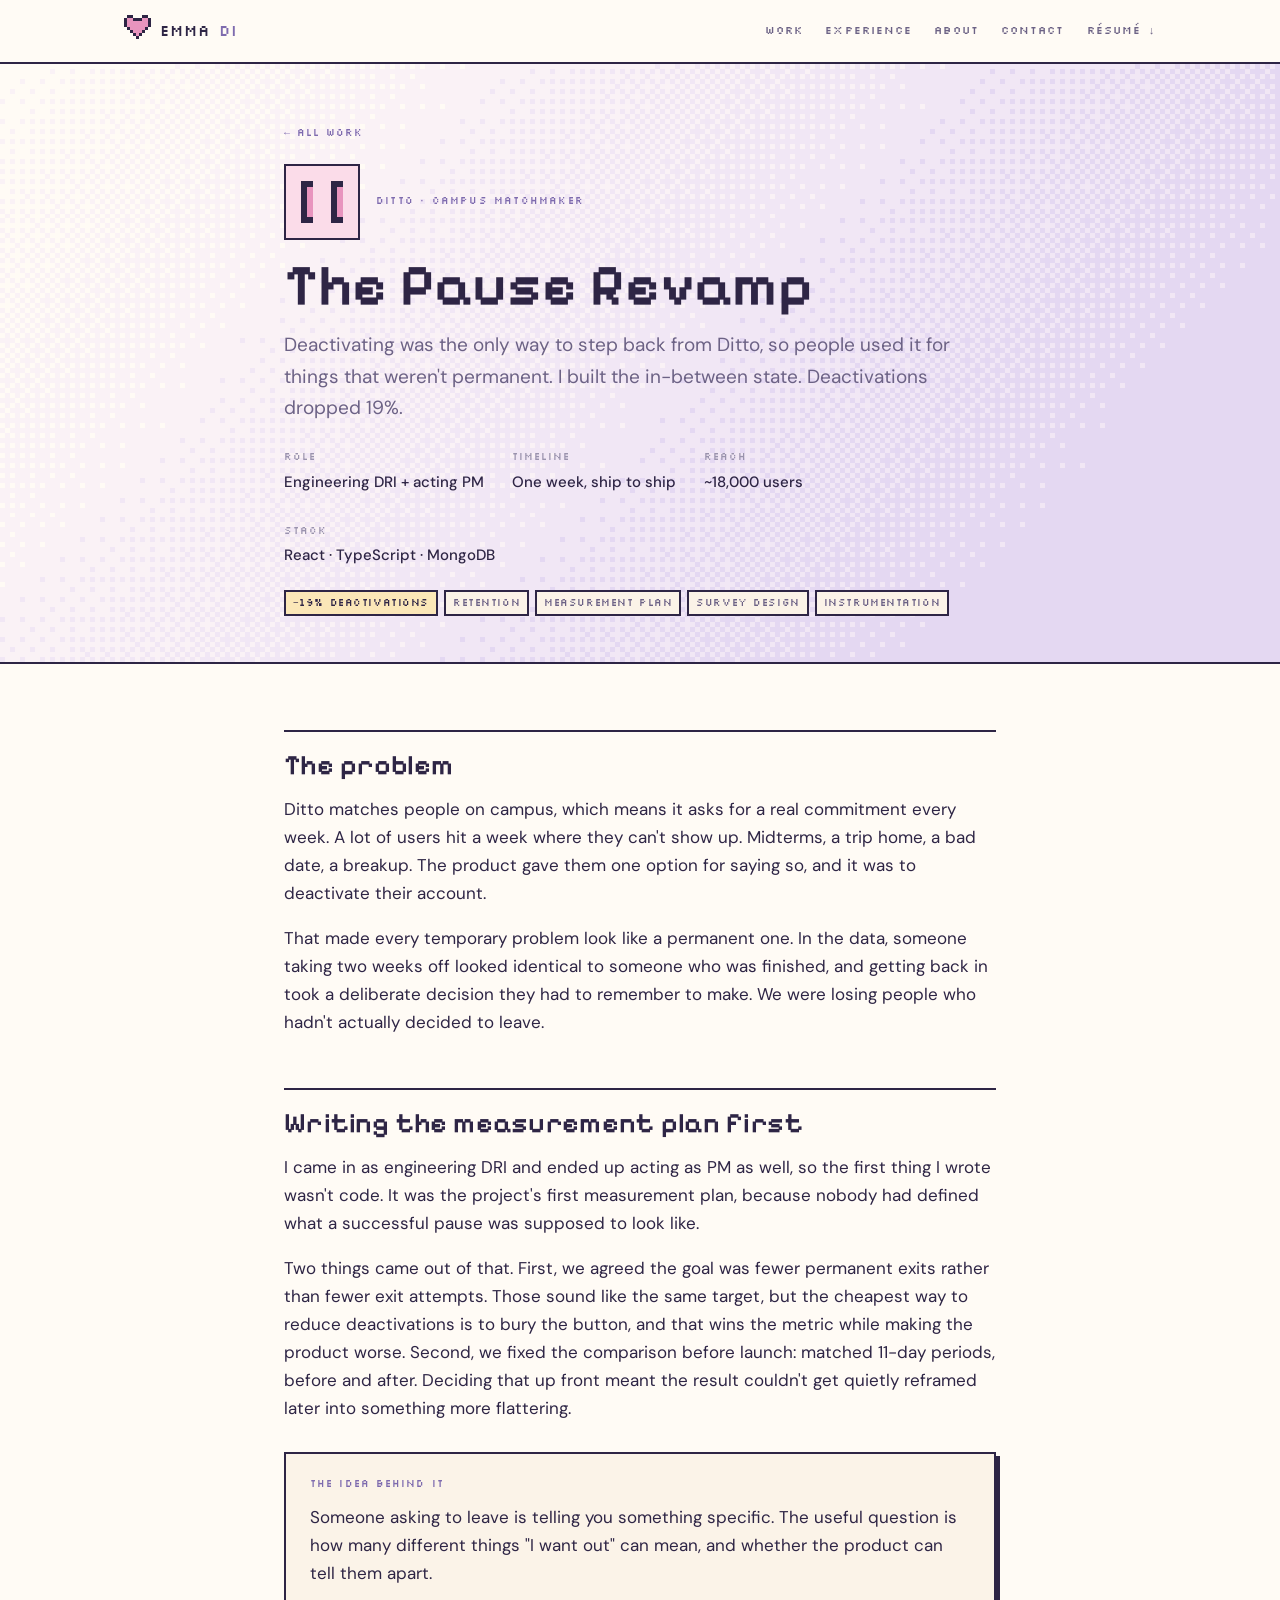
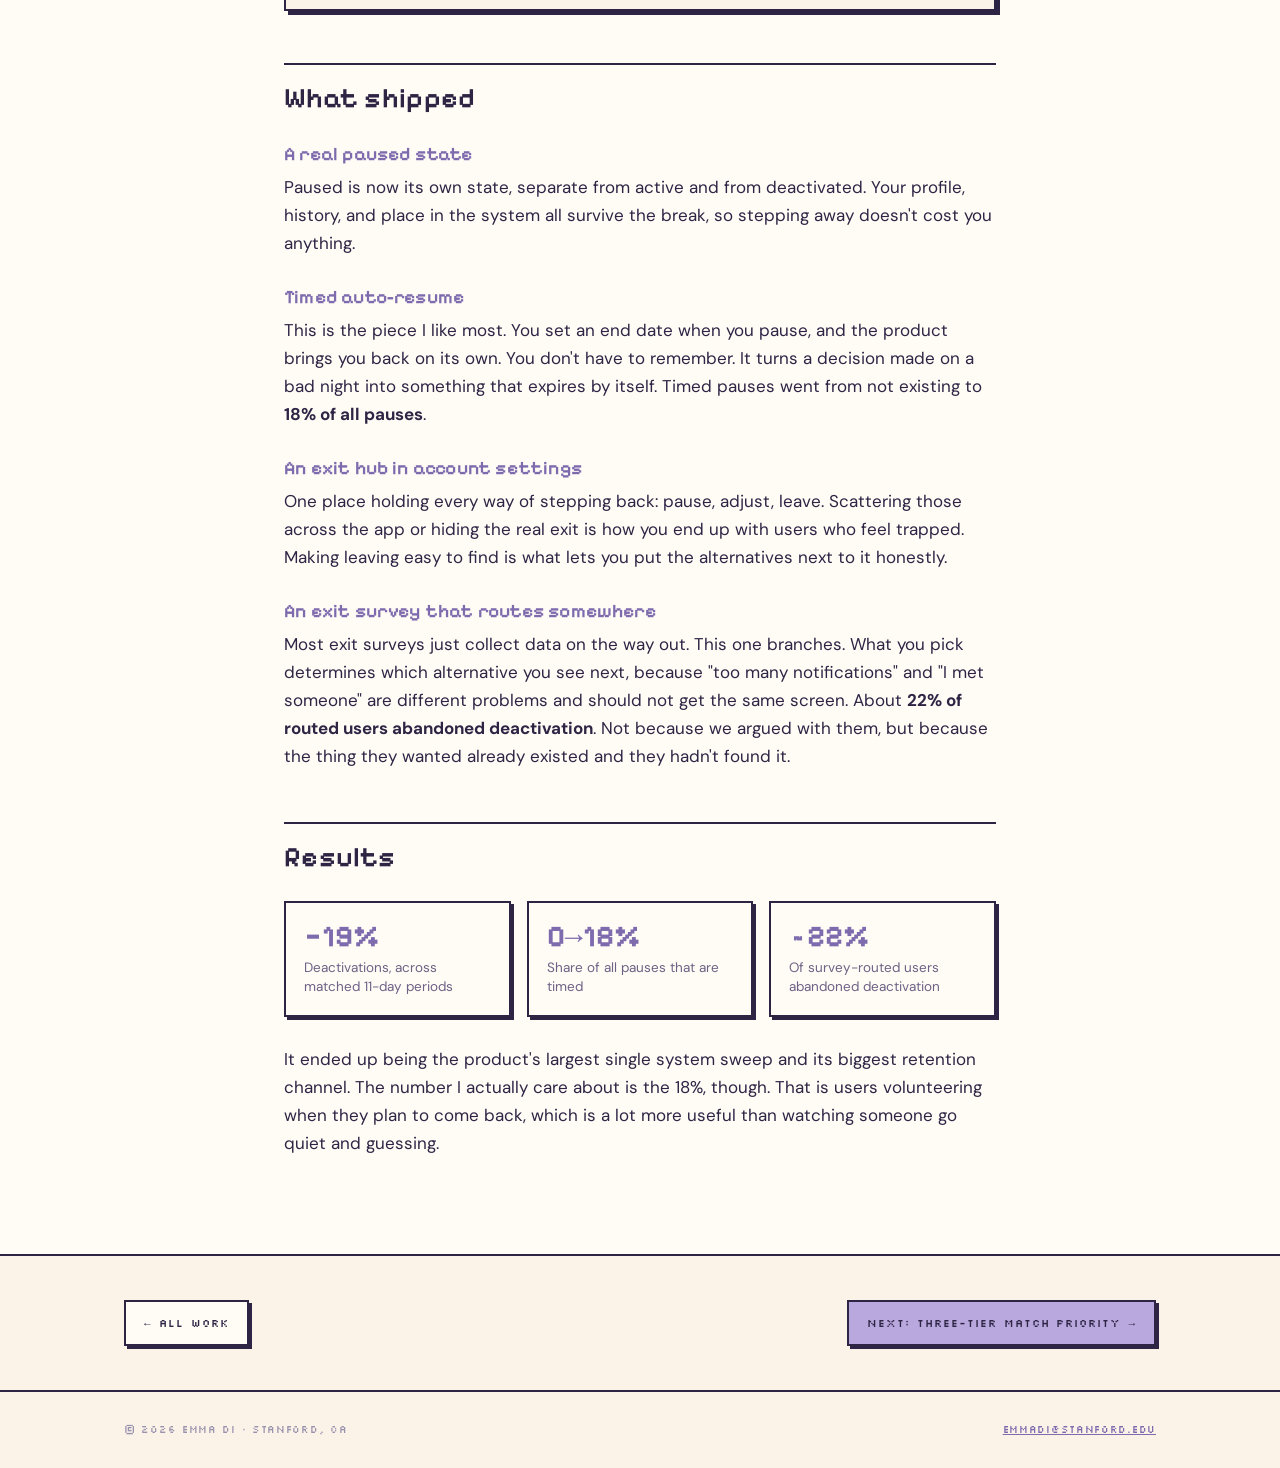
<file: work/pause-revamp.html>
<!doctype html>
<html lang="en">
  <head>
    <meta charset="utf-8" />
    <meta name="viewport" content="width=device-width, initial-scale=1" />
    <title>The Pause Revamp — Emma Di</title>
    <meta
      name="description"
      content="Turning deactivation from a one-way door into a pause. Engineering DRI and acting PM at Ditto: −19% deactivations, ~18K users, one week."
    />
    <link
      rel="icon"
      href="data:image/svg+xml,%3Csvg xmlns='http://www.w3.org/2000/svg' viewBox='0 0 9 8' shape-rendering='crispEdges'%3E%3Cpath fill='%23E894BE' d='M1 1h2v1H1zM6 1h2v1H6zM1 2h7v2H1zM2 4h5v1H2zM3 5h3v1H3zM4 6h1v1H4z'/%3E%3C/svg%3E"
    />
    <link rel="preconnect" href="https://fonts.googleapis.com" />
    <link rel="preconnect" href="https://fonts.gstatic.com" crossorigin />
    <link
      href="https://fonts.googleapis.com/css2?family=Pixelify+Sans:wght@400..700&family=Silkscreen:wght@400;700&family=DM+Sans:opsz,wght@9..40,400;9..40,500;9..40,700&display=swap"
      rel="stylesheet"
    />
    <link rel="stylesheet" href="../assets/style.css" />
  </head>
  <body>
    <nav class="nav">
      <div class="wrap nav__in">
        <a class="nav__mark" href="../index.html">
          <span data-sprite="heart" data-unit="3" data-accent="#E894BE"></span>
          EMMA<span>DI</span>
        </a>
        <button
          class="nav__toggle"
          aria-expanded="false"
          aria-controls="navlinks"
        >
          MENU
        </button>
        <div class="nav__links" id="navlinks">
          <a href="../index.html#work">Work</a>
          <a href="../index.html#experience">Experience</a>
          <a href="../index.html#about">About</a>
          <a href="../index.html#contact">Contact</a>
          <a href="../assets/EmmaDi-Resume.pdf">Résumé ↓</a>
        </div>
      </div>
    </nav>

    <header class="cs-hero">
      <canvas
        class="hero__bg px"
        data-dither="band"
        aria-hidden="true"
      ></canvas>
      <div class="wrap" style="position: relative; z-index: 1">
        <a class="cs-back" href="../index.html#work">← All work</a>
        <div
          style="
            display: flex;
            align-items: center;
            gap: 16px;
            margin-bottom: 14px;
          "
        >
          <span
            class="card__icon"
            data-sprite="pause"
            data-unit="6"
            data-accent="#E894BE"
            style="background: var(--blush)"
          ></span>
          <div class="card__kicker" style="margin: 0">
            Ditto · Campus Matchmaker
          </div>
        </div>
        <h1>The Pause Revamp</h1>
        <p class="lede">Deactivating was the only way to step back from Ditto, so people used it for things that weren't permanent. I built the in-between state. Deactivations dropped 19%.</p>
        <dl class="cs-meta">
          <div>
            <dt>Role</dt>
            <dd>Engineering DRI + acting PM</dd>
          </div>
          <div>
            <dt>Timeline</dt>
            <dd>One week, ship to ship</dd>
          </div>
          <div>
            <dt>Reach</dt>
            <dd>~18,000 users</dd>
          </div>
          <div>
            <dt>Stack</dt>
            <dd>React · TypeScript · MongoDB</dd>
          </div>
        </dl>
        <div class="chips">
          <span class="chip chip--win">−19% deactivations</span>
          <span class="chip">Retention</span>
          <span class="chip">Measurement plan</span>
          <span class="chip">Survey design</span>
          <span class="chip">Instrumentation</span>
        </div>
      </div>
    </header>

    <main class="cs-body">
<div class="wrap">

<h2>The problem</h2>
<p>
  Ditto matches people on campus, which means it asks for a real commitment every week. A lot of users hit
  a week where they can't show up. Midterms, a trip home, a bad date, a breakup. The product gave them one
  option for saying so, and it was to deactivate their account.
</p>
<p>
  That made every temporary problem look like a permanent one. In the data, someone taking two weeks off
  looked identical to someone who was finished, and getting back in took a deliberate decision they had to
  remember to make. We were losing people who hadn't actually decided to leave.
</p>

<h2>Writing the measurement plan first</h2>
<p>
  I came in as engineering DRI and ended up acting as PM as well, so the first thing I wrote wasn't code.
  It was the project's first measurement plan, because nobody had defined what a successful pause was
  supposed to look like.
</p>
<p>
  Two things came out of that. First, we agreed the goal was fewer permanent exits rather than fewer exit
  attempts. Those sound like the same target, but the cheapest way to reduce deactivations is to bury the
  button, and that wins the metric while making the product worse. Second, we fixed the comparison before
  launch: matched 11-day periods, before and after. Deciding that up front meant the result couldn't get
  quietly reframed later into something more flattering.
</p>

<div class="pull">
  <div class="pull__label">The idea behind it</div>
  <p style="margin:0">
    Someone asking to leave is telling you something specific. The useful question is how many different
    things "I want out" can mean, and whether the product can tell them apart.
  </p>
</div>

<h2>What shipped</h2>

<h3>A real paused state</h3>
<p>
  Paused is now its own state, separate from active and from deactivated. Your profile, history, and place
  in the system all survive the break, so stepping away doesn't cost you anything.
</p>

<h3>Timed auto-resume</h3>
<p>
  This is the piece I like most. You set an end date when you pause, and the product brings you back on its
  own. You don't have to remember. It turns a decision made on a bad night into something that expires by
  itself. Timed pauses went from not existing to <b>18% of all pauses</b>.
</p>

<h3>An exit hub in account settings</h3>
<p>
  One place holding every way of stepping back: pause, adjust, leave. Scattering those across the app or
  hiding the real exit is how you end up with users who feel trapped. Making leaving easy to find is what
  lets you put the alternatives next to it honestly.
</p>

<h3>An exit survey that routes somewhere</h3>
<p>
  Most exit surveys just collect data on the way out. This one branches. What you pick determines which
  alternative you see next, because "too many notifications" and "I met someone" are different problems and
  should not get the same screen. About <b>22% of routed users abandoned deactivation</b>. Not because we
  argued with them, but because the thing they wanted already existed and they hadn't found it.
</p>

<h2>Results</h2>
<div class="result-grid">
  <div class="result"><b>&minus;19%</b><span>Deactivations, across matched 11-day periods</span></div>
  <div class="result"><b>0&rarr;18%</b><span>Share of all pauses that are timed</span></div>
  <div class="result"><b>~22%</b><span>Of survey-routed users abandoned deactivation</span></div>
</div>
<p>
  It ended up being the product's largest single system sweep and its biggest retention channel. The number
  I actually care about is the 18%, though. That is users volunteering when they plan to come back, which
  is a lot more useful than watching someone go quiet and guessing.
</p>
</div>
</main>

    <section class="cs-next">
      <div
        class="wrap"
        style="
          display: flex;
          justify-content: space-between;
          gap: 16px;
          flex-wrap: wrap;
          align-items: center;
        "
      >
        <a class="btn" href="../index.html#work">← All work</a>
        <a class="btn btn--primary" href="match-priority.html"
          >Next: Three-Tier Match Priority →</a
        >
      </div>
    </section>

    <footer class="footer">
      <div class="wrap footer__in">
        <span>© <span data-year>2026</span> Emma Di · Stanford, CA</span>
        <span
          ><a href="mailto:emmadi@stanford.edu">emmadi@stanford.edu</a></span
        >
      </div>
    </footer>

    <script src="../assets/site.js"></script>
  </body>
</html>
</file>
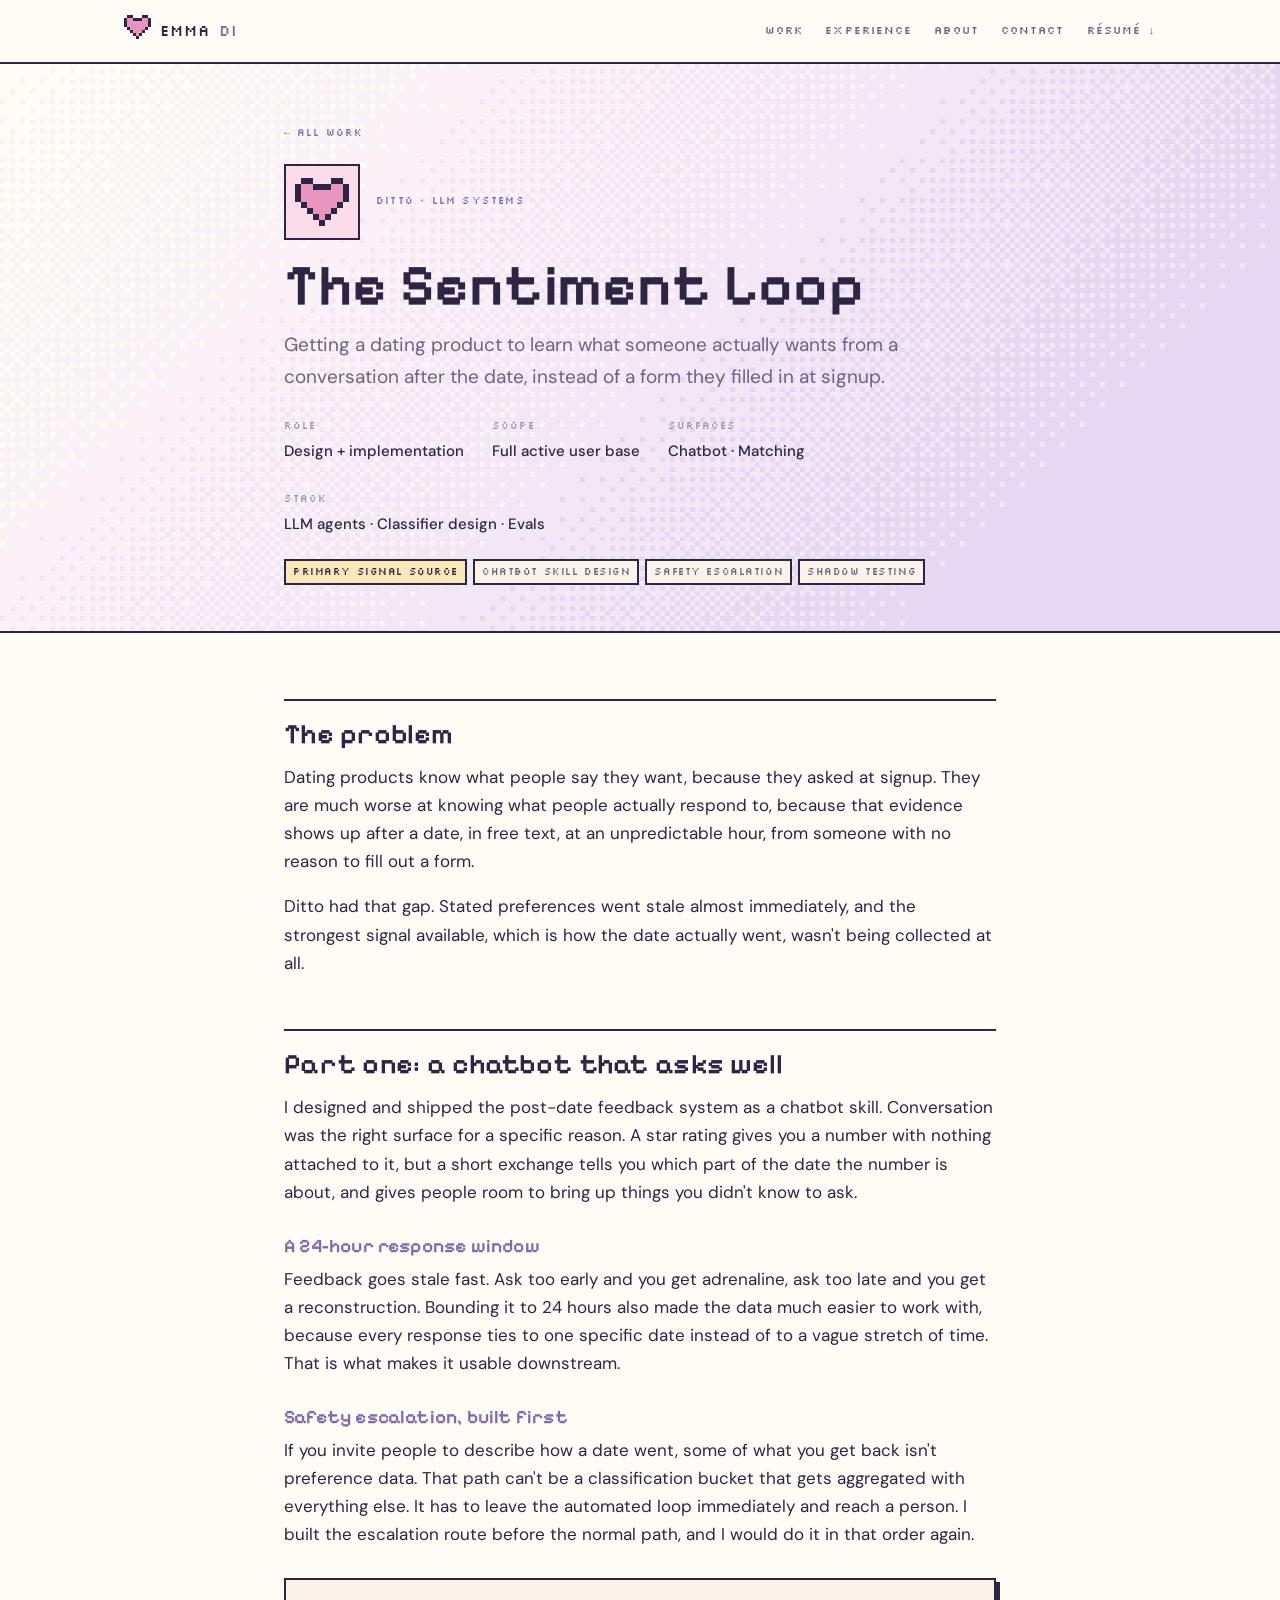
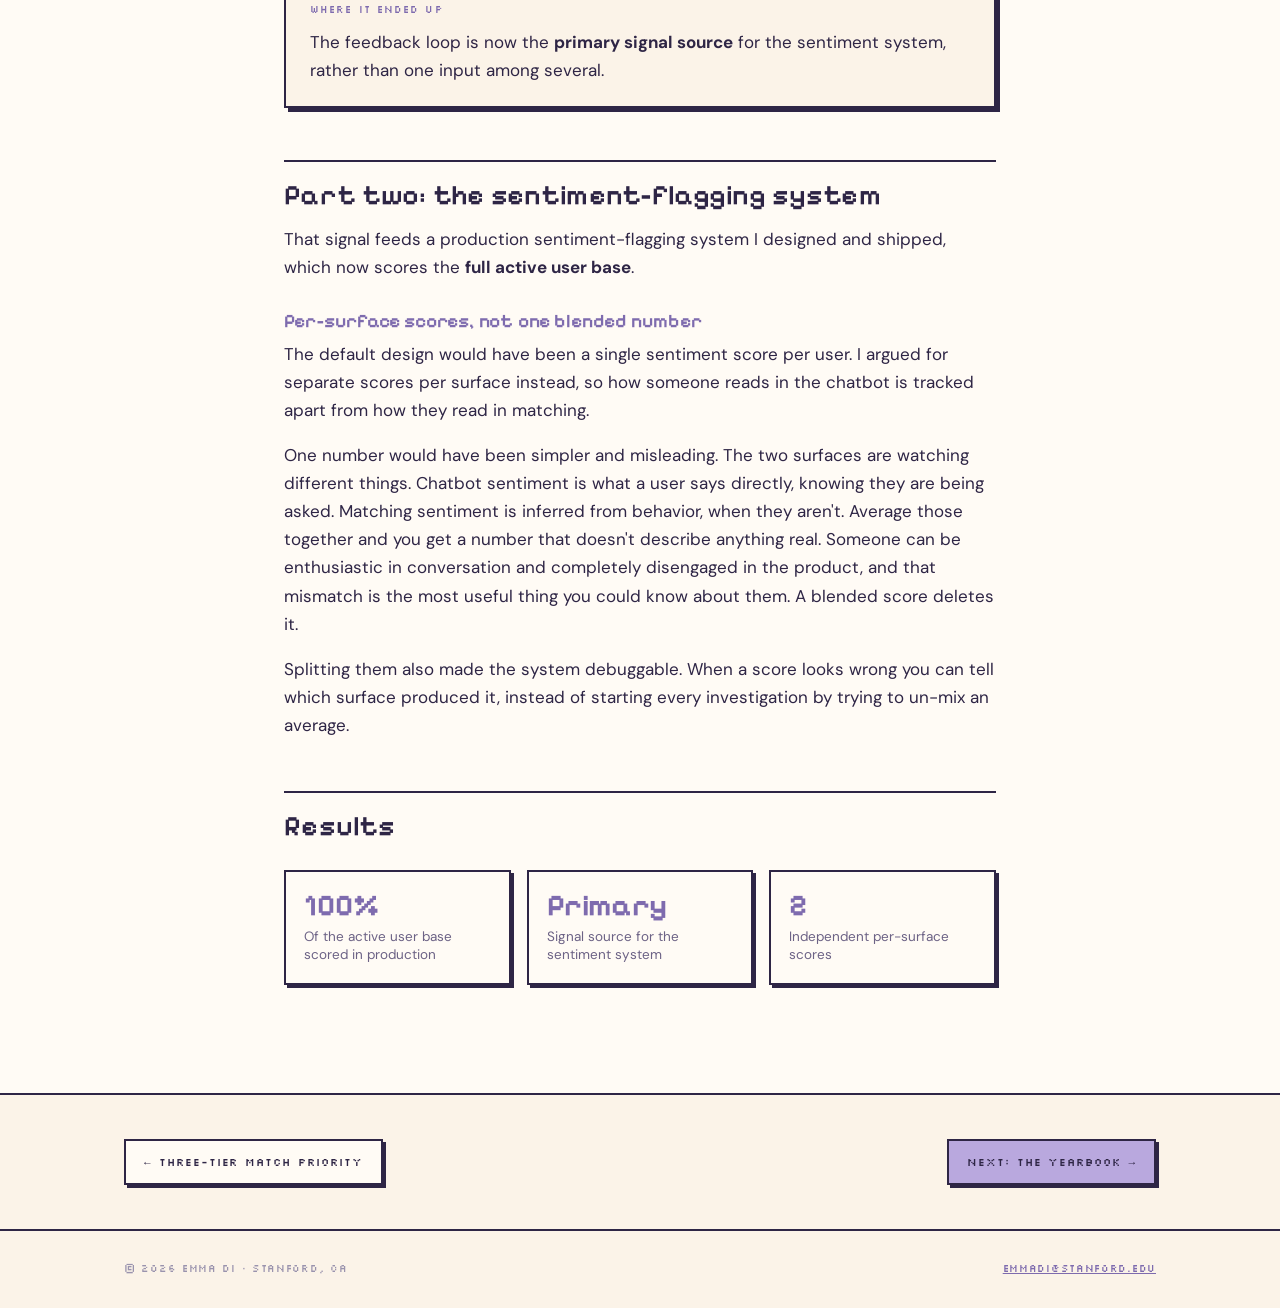
<file: work/sentiment-loop.html>
<!doctype html>
<html lang="en">
  <head>
    <meta charset="utf-8" />
    <meta name="viewport" content="width=device-width, initial-scale=1" />
    <title>The Sentiment Loop — Emma Di</title>
    <meta
      name="description"
      content="A post-date feedback chatbot feeding a production sentiment-flagging system that scores Ditto's full active user base — per-surface, not one blended score."
    />
    <link
      rel="icon"
      href="data:image/svg+xml,%3Csvg xmlns='http://www.w3.org/2000/svg' viewBox='0 0 9 8' shape-rendering='crispEdges'%3E%3Cpath fill='%23E894BE' d='M1 1h2v1H1zM6 1h2v1H6zM1 2h7v2H1zM2 4h5v1H2zM3 5h3v1H3zM4 6h1v1H4z'/%3E%3C/svg%3E"
    />
    <link rel="preconnect" href="https://fonts.googleapis.com" />
    <link rel="preconnect" href="https://fonts.gstatic.com" crossorigin />
    <link
      href="https://fonts.googleapis.com/css2?family=Pixelify+Sans:wght@400..700&family=Silkscreen:wght@400;700&family=DM+Sans:opsz,wght@9..40,400;9..40,500;9..40,700&display=swap"
      rel="stylesheet"
    />
    <link rel="stylesheet" href="../assets/style.css" />
  </head>
  <body>
    <nav class="nav">
      <div class="wrap nav__in">
        <a class="nav__mark" href="../index.html">
          <span data-sprite="heart" data-unit="3" data-accent="#E894BE"></span>
          EMMA<span>DI</span>
        </a>
        <button
          class="nav__toggle"
          aria-expanded="false"
          aria-controls="navlinks"
        >
          MENU
        </button>
        <div class="nav__links" id="navlinks">
          <a href="../index.html#work">Work</a>
          <a href="../index.html#experience">Experience</a>
          <a href="../index.html#about">About</a>
          <a href="../index.html#contact">Contact</a>
          <a href="../assets/EmmaDi-Resume.pdf">Résumé ↓</a>
        </div>
      </div>
    </nav>

    <header class="cs-hero">
      <canvas
        class="hero__bg px"
        data-dither="band"
        aria-hidden="true"
      ></canvas>
      <div class="wrap" style="position: relative; z-index: 1">
        <a class="cs-back" href="../index.html#work">← All work</a>
        <div
          style="
            display: flex;
            align-items: center;
            gap: 16px;
            margin-bottom: 14px;
          "
        >
          <span
            class="card__icon"
            data-sprite="heart"
            data-unit="6"
            data-accent="#E894BE"
            style="background: var(--blush)"
          ></span>
          <div class="card__kicker" style="margin: 0">Ditto · LLM systems</div>
        </div>
        <h1>The Sentiment Loop</h1>
        <p class="lede">Getting a dating product to learn what someone actually wants from a conversation after the date, instead of a form they filled in at signup.</p>
        <dl class="cs-meta">
          <div>
            <dt>Role</dt>
            <dd>Design + implementation</dd>
          </div>
          <div>
            <dt>Scope</dt>
            <dd>Full active user base</dd>
          </div>
          <div>
            <dt>Surfaces</dt>
            <dd>Chatbot · Matching</dd>
          </div>
          <div>
            <dt>Stack</dt>
            <dd>LLM agents · Classifier design · Evals</dd>
          </div>
        </dl>
        <div class="chips">
          <span class="chip chip--win">Primary signal source</span>
          <span class="chip">Chatbot skill design</span>
          <span class="chip">Safety escalation</span>
          <span class="chip">Shadow testing</span>
        </div>
      </div>
    </header>

    <main class="cs-body">
<div class="wrap">

<h2>The problem</h2>
<p>
  Dating products know what people say they want, because they asked at signup. They are much worse at
  knowing what people actually respond to, because that evidence shows up after a date, in free text, at an
  unpredictable hour, from someone with no reason to fill out a form.
</p>
<p>
  Ditto had that gap. Stated preferences went stale almost immediately, and the strongest signal available,
  which is how the date actually went, wasn't being collected at all.
</p>

<h2>Part one: a chatbot that asks well</h2>
<p>
  I designed and shipped the post-date feedback system as a chatbot skill. Conversation was the right
  surface for a specific reason. A star rating gives you a number with nothing attached to it, but a short
  exchange tells you which part of the date the number is about, and gives people room to bring up things
  you didn't know to ask.
</p>

<h3>A 24-hour response window</h3>
<p>
  Feedback goes stale fast. Ask too early and you get adrenaline, ask too late and you get a reconstruction.
  Bounding it to 24 hours also made the data much easier to work with, because every response ties to one
  specific date instead of to a vague stretch of time. That is what makes it usable downstream.
</p>

<h3>Safety escalation, built first</h3>
<p>
  If you invite people to describe how a date went, some of what you get back isn't preference data. That
  path can't be a classification bucket that gets aggregated with everything else. It has to leave the
  automated loop immediately and reach a person. I built the escalation route before the normal path, and I
  would do it in that order again.
</p>

<div class="pull">
  <div class="pull__label">Where it ended up</div>
  <p style="margin:0">
    The feedback loop is now the <b>primary signal source</b> for the sentiment system, rather than one
    input among several.
  </p>
</div>

<h2>Part two: the sentiment-flagging system</h2>
<p>
  That signal feeds a production sentiment-flagging system I designed and shipped, which now scores the
  <b>full active user base</b>.
</p>

<h3>Per-surface scores, not one blended number</h3>
<p>
  The default design would have been a single sentiment score per user. I argued for separate scores per
  surface instead, so how someone reads in the chatbot is tracked apart from how they read in matching.
</p>
<p>
  One number would have been simpler and misleading. The two surfaces are watching different things.
  Chatbot sentiment is what a user says directly, knowing they are being asked. Matching sentiment is
  inferred from behavior, when they aren't. Average those together and you get a number that doesn't
  describe anything real. Someone can be enthusiastic in conversation and completely disengaged in the
  product, and that mismatch is the most useful thing you could know about them. A blended score deletes it.
</p>
<p>
  Splitting them also made the system debuggable. When a score looks wrong you can tell which surface
  produced it, instead of starting every investigation by trying to un-mix an average.
</p>

<h2>Results</h2>
<div class="result-grid">
  <div class="result"><b>100%</b><span>Of the active user base scored in production</span></div>
  <div class="result"><b>Primary</b><span>Signal source for the sentiment system</span></div>
  <div class="result"><b>2</b><span>Independent per-surface scores</span></div>
</div>
</div>
</main>

    <section class="cs-next">
      <div
        class="wrap"
        style="
          display: flex;
          justify-content: space-between;
          gap: 16px;
          flex-wrap: wrap;
          align-items: center;
        "
      >
        <a class="btn" href="match-priority.html"
          >← Three-Tier Match Priority</a
        >
        <a class="btn btn--primary" href="yearbook.html"
          >Next: The Yearbook →</a
        >
      </div>
    </section>

    <footer class="footer">
      <div class="wrap footer__in">
        <span>© <span data-year>2026</span> Emma Di · Stanford, CA</span>
        <span
          ><a href="mailto:emmadi@stanford.edu">emmadi@stanford.edu</a></span
        >
      </div>
    </footer>

    <script src="../assets/site.js"></script>
  </body>
</html>
</file>
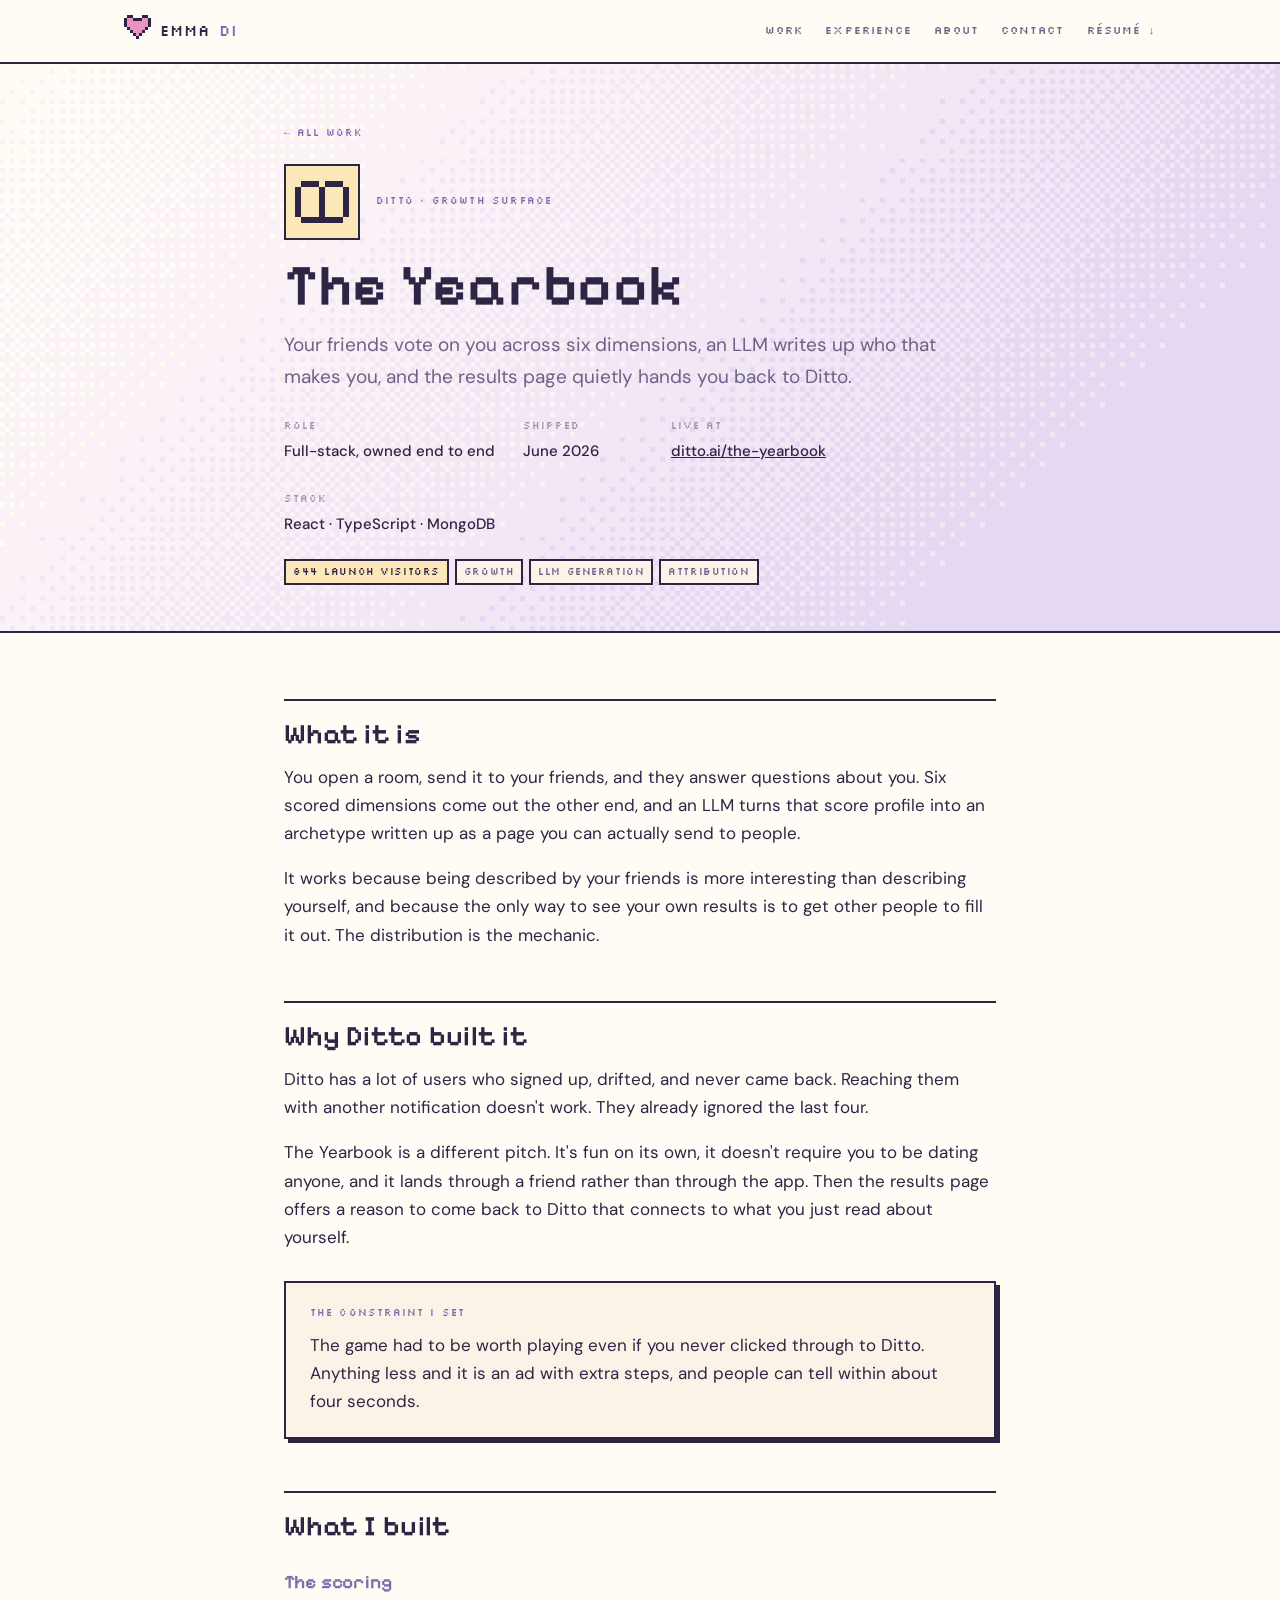
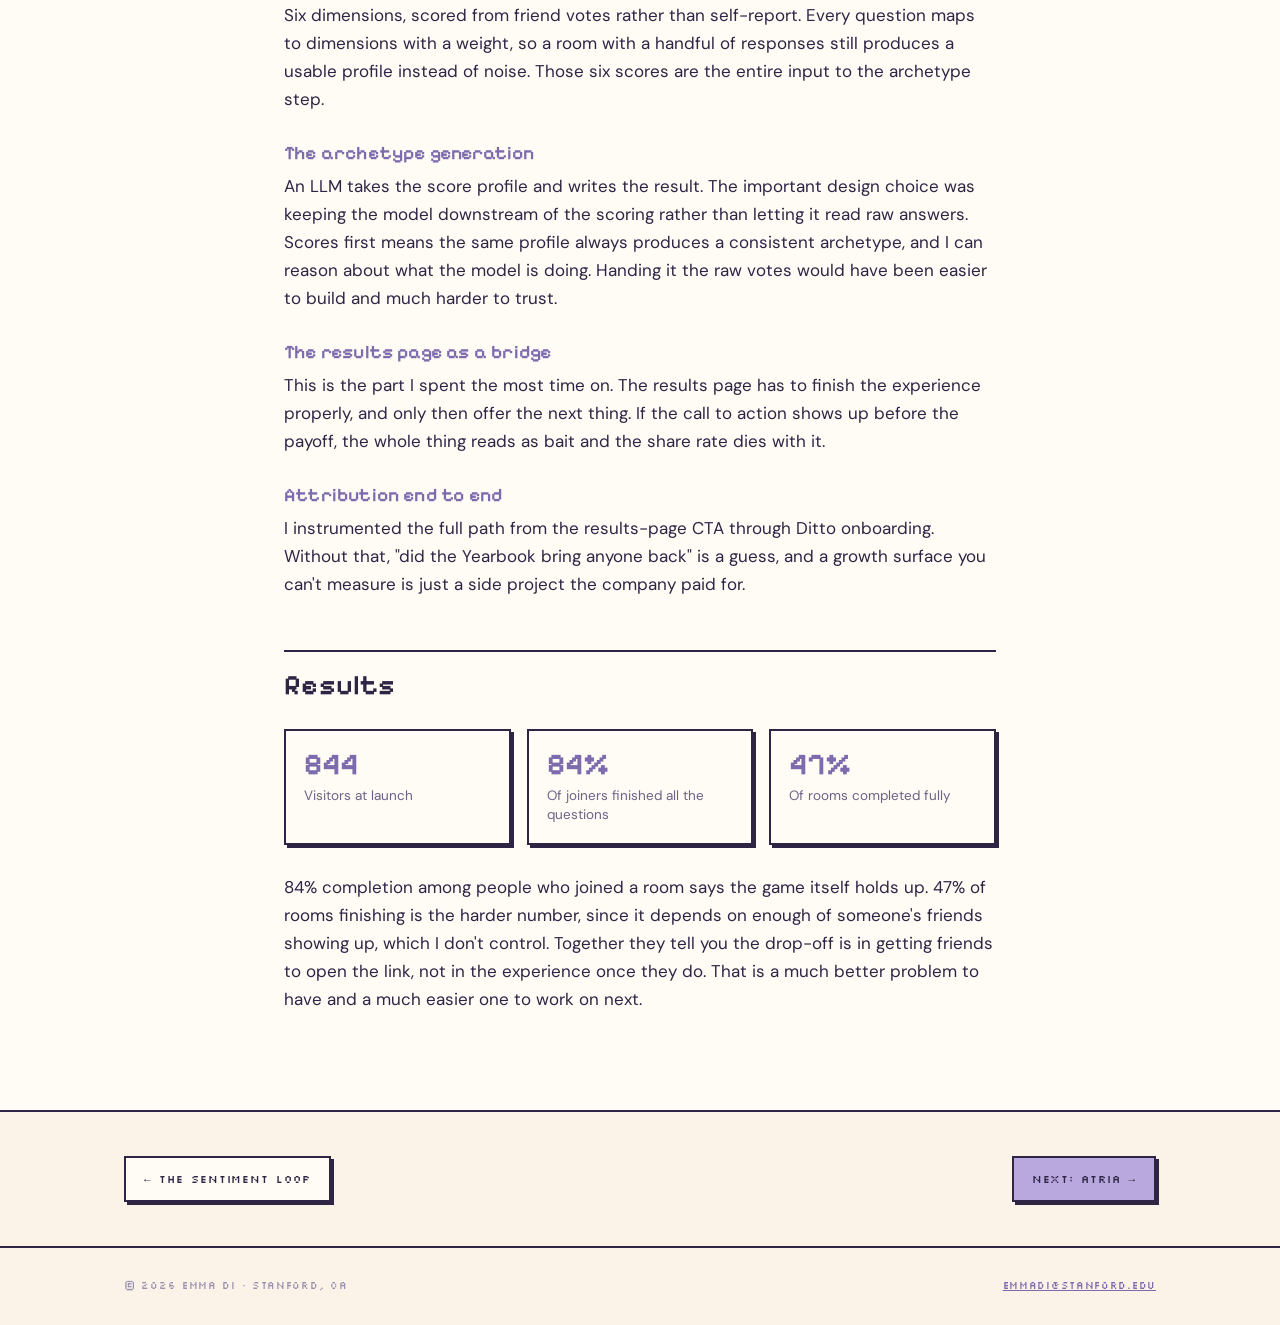
<file: work/yearbook.html>
<!doctype html>
<html lang="en">
  <head>
    <meta charset="utf-8" />
    <meta name="viewport" content="width=device-width, initial-scale=1" />
    <title>The Yearbook — Emma Di</title>
    <meta
      name="description"
      content="A friends-vote game that turns into an LLM-generated archetype, built end to end as a growth surface for Ditto. 844 launch visitors, 47% room completion."
    />
    <link
      rel="icon"
      href="data:image/svg+xml,%3Csvg xmlns='http://www.w3.org/2000/svg' viewBox='0 0 9 8' shape-rendering='crispEdges'%3E%3Cpath fill='%23E894BE' d='M1 1h2v1H1zM6 1h2v1H6zM1 2h7v2H1zM2 4h5v1H2zM3 5h3v1H3zM4 6h1v1H4z'/%3E%3C/svg%3E"
    />
    <link rel="preconnect" href="https://fonts.googleapis.com" />
    <link rel="preconnect" href="https://fonts.gstatic.com" crossorigin />
    <link
      href="https://fonts.googleapis.com/css2?family=Pixelify+Sans:wght@400..700&family=Silkscreen:wght@400;700&family=DM+Sans:opsz,wght@9..40,400;9..40,500;9..40,700&display=swap"
      rel="stylesheet"
    />
    <link rel="stylesheet" href="../assets/style.css" />
  </head>
  <body>
    <nav class="nav">
      <div class="wrap nav__in">
        <a class="nav__mark" href="../index.html">
          <span data-sprite="heart" data-unit="3" data-accent="#E894BE"></span>
          EMMA<span>DI</span>
        </a>
        <button
          class="nav__toggle"
          aria-expanded="false"
          aria-controls="navlinks"
        >
          MENU
        </button>
        <div class="nav__links" id="navlinks">
          <a href="../index.html#work">Work</a>
          <a href="../index.html#experience">Experience</a>
          <a href="../index.html#about">About</a>
          <a href="../index.html#contact">Contact</a>
          <a href="../assets/EmmaDi-Resume.pdf">Résumé ↓</a>
        </div>
      </div>
    </nav>

    <header class="cs-hero">
      <canvas
        class="hero__bg px"
        data-dither="band"
        aria-hidden="true"
      ></canvas>
      <div class="wrap" style="position: relative; z-index: 1">
        <a class="cs-back" href="../index.html#work">← All work</a>
        <div
          style="
            display: flex;
            align-items: center;
            gap: 16px;
            margin-bottom: 14px;
          "
        >
          <span
            class="card__icon"
            data-sprite="book"
            data-unit="6"
            data-accent="#FBE7B8"
            style="background: var(--butter)"
          ></span>
          <div class="card__kicker" style="margin: 0">
            Ditto · Growth surface
          </div>
        </div>
        <h1>The Yearbook</h1>
        <p class="lede">
          Your friends vote on you across six dimensions, an LLM writes up who
          that makes you, and the results page quietly hands you back to Ditto.
        </p>
        <dl class="cs-meta">
          <div>
            <dt>Role</dt>
            <dd>Full-stack, owned end to end</dd>
          </div>
          <div>
            <dt>Shipped</dt>
            <dd>June 2026</dd>
          </div>
          <div>
            <dt>Live at</dt>
            <dd>
              <a
                href="https://ditto.ai/the-yearbook"
                target="_blank"
                rel="noopener"
                >ditto.ai/the-yearbook</a
              >
            </dd>
          </div>
          <div>
            <dt>Stack</dt>
            <dd>React · TypeScript · MongoDB</dd>
          </div>
        </dl>
        <div class="chips">
          <span class="chip chip--win">844 launch visitors</span>
          <span class="chip">Growth</span>
          <span class="chip">LLM generation</span>
          <span class="chip">Attribution</span>
        </div>
      </div>
    </header>

    <main class="cs-body">
      <div class="wrap">
        <h2>What it is</h2>
        <p>
          You open a room, send it to your friends, and they answer questions
          about you. Six scored dimensions come out the other end, and an LLM
          turns that score profile into an archetype written up as a page you
          can actually send to people.
        </p>
        <p>
          It works because being described by your friends is more interesting
          than describing yourself, and because the only way to see your own
          results is to get other people to fill it out. The distribution is the
          mechanic.
        </p>

        <h2>Why Ditto built it</h2>
        <p>
          Ditto has a lot of users who signed up, drifted, and never came back.
          Reaching them with another notification doesn't work. They already
          ignored the last four.
        </p>
        <p>
          The Yearbook is a different pitch. It's fun on its own, it doesn't
          require you to be dating anyone, and it lands through a friend rather
          than through the app. Then the results page offers a reason to come
          back to Ditto that connects to what you just read about yourself.
        </p>

        <div class="pull">
          <div class="pull__label">The constraint I set</div>
          <p style="margin: 0">
            The game had to be worth playing even if you never clicked through
            to Ditto. Anything less and it is an ad with extra steps, and people
            can tell within about four seconds.
          </p>
        </div>

        <h2>What I built</h2>

        <h3>The scoring</h3>
        <p>
          Six dimensions, scored from friend votes rather than self-report.
          Every question maps to dimensions with a weight, so a room with a
          handful of responses still produces a usable profile instead of noise.
          Those six scores are the entire input to the archetype step.
        </p>

        <h3>The archetype generation</h3>
        <p>
          An LLM takes the score profile and writes the result. The important
          design choice was keeping the model downstream of the scoring rather
          than letting it read raw answers. Scores first means the same profile
          always produces a consistent archetype, and I can reason about what
          the model is doing. Handing it the raw votes would have been easier to
          build and much harder to trust.
        </p>

        <h3>The results page as a bridge</h3>
        <p>
          This is the part I spent the most time on. The results page has to
          finish the experience properly, and only then offer the next thing. If
          the call to action shows up before the payoff, the whole thing reads
          as bait and the share rate dies with it.
        </p>

        <h3>Attribution end to end</h3>
        <p>
          I instrumented the full path from the results-page CTA through Ditto
          onboarding. Without that, "did the Yearbook bring anyone back" is a
          guess, and a growth surface you can't measure is just a side project
          the company paid for.
        </p>

        <h2>Results</h2>
        <div class="result-grid">
          <div class="result"><b>844</b><span>Visitors at launch</span></div>
          <div class="result">
            <b>84%</b><span>Of joiners finished all the questions</span>
          </div>
          <div class="result">
            <b>47%</b><span>Of rooms completed fully</span>
          </div>
        </div>
        <p>
          84% completion among people who joined a room says the game itself
          holds up. 47% of rooms finishing is the harder number, since it
          depends on enough of someone's friends showing up, which I don't
          control. Together they tell you the drop-off is in getting friends to
          open the link, not in the experience once they do. That is a much
          better problem to have and a much easier one to work on next.
        </p>
</div>
    </main>

    <section class="cs-next">
      <div
        class="wrap"
        style="
          display: flex;
          justify-content: space-between;
          gap: 16px;
          flex-wrap: wrap;
          align-items: center;
        "
      >
        <a class="btn" href="sentiment-loop.html">← The Sentiment Loop</a>
        <a class="btn btn--primary" href="atria.html">Next: Atria →</a>
      </div>
    </section>

    <footer class="footer">
      <div class="wrap footer__in">
        <span>© <span data-year>2026</span> Emma Di · Stanford, CA</span>
        <span
          ><a href="mailto:emmadi@stanford.edu">emmadi@stanford.edu</a></span
        >
      </div>
    </footer>

    <script src="../assets/site.js"></script>
  </body>
</html>
</file>
<file: assets/style.css>
/* ============================================================
   emma di — pastel pixel portfolio
   4px grid, 2px borders, hard shadows, no border-radius.
   ============================================================ */

:root {
  --paper: #fffbf5;
  --paper-2: #fbf3e8;
  --paper-3: #f5edfa;
  --ink: #2e2545;
  --ink-2: #6c6285;
  --ink-3: #9a93ad;

  --lilac: #b9a8de;
  --lilac-soft: #e3daf5;
  --lilac-deep: #7e6bae;
  --blush: #fbdce9;
  --blush-deep: #e894be;
  --mint: #cfe6e0;
  --mint-deep: #6fb9a7;
  --butter: #fbe7b8;
  --butter-deep: #e0b44e;

  --shadow: 4px 4px 0 var(--ink);
  --shadow-sm: 3px 3px 0 var(--ink);
  --shadow-lg: 6px 6px 0 var(--ink);

  --display: "Pixelify Sans", "Courier New", monospace;
  --micro: "Silkscreen", "Courier New", monospace;
  --body: "DM Sans", -apple-system, BlinkMacSystemFont, "Segoe UI", sans-serif;

  --wrap: 1080px;
}

/* ---------- reset ---------- */
*,
*::before,
*::after {
  box-sizing: border-box;
}
html {
  scroll-behavior: smooth;
  scroll-padding-top: 80px;
}
body {
  margin: 0;
  background: var(--paper);
  color: var(--ink);
  font-family: var(--body);
  font-size: 17px;
  line-height: 1.65;
  -webkit-font-smoothing: antialiased;
}
img {
  max-width: 100%;
  height: auto;
  display: block;
}
a {
  color: inherit;
}
h1,
h2,
h3,
h4 {
  margin: 0;
  font-family: var(--display);
  font-weight: 600;
  line-height: 1.1;
  letter-spacing: 0.01em;
}
p {
  margin: 0 0 1em;
}
ul {
  margin: 0;
  padding-left: 1.15em;
}
li {
  margin-bottom: 0.5em;
}

/* dithered images must stay crunchy at any scale */
.px {
  image-rendering: pixelated;
  image-rendering: crisp-edges;
}

/* ---------- layout ---------- */
.wrap {
  width: 100%;
  max-width: var(--wrap);
  margin: 0 auto;
  padding: 0 24px;
}
.section {
  padding: 88px 0;
}
.section--tint {
  background: var(--paper-2);
  border-block: 2px solid var(--ink);
}
.section--lilac {
  background: var(--paper-3);
  border-block: 2px solid var(--ink);
}

.eyebrow {
  font-family: var(--micro);
  font-size: 11px;
  letter-spacing: 0.14em;
  text-transform: uppercase;
  color: var(--lilac-deep);
  margin: 0 0 14px;
  display: flex;
  align-items: center;
  gap: 10px;
}
.eyebrow::after {
  content: "";
  flex: 1;
  height: 2px;
  background: repeating-linear-gradient(
    90deg,
    var(--lilac) 0 4px,
    transparent 4px 8px
  );
}
.section-title {
  font-size: clamp(28px, 4.4vw, 42px);
  margin-bottom: 10px;
}
.section-lede {
  color: var(--ink-2);
  max-width: 56ch;
  margin-bottom: 40px;
}

/* ---------- checkerboard / dither textures ---------- */
.checker {
  background-image: repeating-conic-gradient(
    var(--lilac) 0% 25%,
    transparent 0% 50%
  );
  background-size: 6px 6px;
}
.checker-soft {
  background-image: repeating-conic-gradient(
    var(--lilac-soft) 0% 25%,
    transparent 0% 50%
  );
  background-size: 6px 6px;
}
.rule {
  height: 8px;
  border: 0;
  background-image: repeating-conic-gradient(
    var(--lilac) 0% 25%,
    transparent 0% 50%
  );
  background-size: 8px 8px;
  margin: 0;
}

/* ---------- nav ---------- */
.nav {
  position: sticky;
  top: 0;
  z-index: 50;
  background: var(--paper);
  border-bottom: 2px solid var(--ink);
}
.nav__in {
  display: flex;
  align-items: center;
  gap: 20px;
  height: 62px;
}
.nav__mark {
  font-family: var(--micro);
  font-size: 15px;
  letter-spacing: 0.06em;
  text-decoration: none;
  margin-right: auto;
  display: flex;
  align-items: center;
  gap: 9px;
}
.nav__mark span {
  color: var(--lilac-deep);
}
.nav__links {
  display: flex;
  gap: 22px;
  align-items: center;
}
.nav__links a {
  font-family: var(--micro);
  font-size: 11px;
  letter-spacing: 0.1em;
  text-transform: uppercase;
  text-decoration: none;
  color: var(--ink-2);
  padding: 4px 0;
  border-bottom: 2px solid transparent;
  transition:
    color 0.12s,
    border-color 0.12s;
}
.nav__links a:hover {
  color: var(--ink);
  border-bottom-color: var(--lilac);
}
.nav__toggle {
  display: none;
}

/* ---------- buttons ---------- */
.btn {
  display: inline-flex;
  align-items: center;
  gap: 9px;
  font-family: var(--micro);
  font-size: 11px;
  letter-spacing: 0.09em;
  text-transform: uppercase;
  text-decoration: none;
  padding: 12px 18px;
  border: 2px solid var(--ink);
  background: var(--paper);
  color: var(--ink);
  box-shadow: var(--shadow-sm);
  cursor: pointer;
  transition:
    transform 0.1s ease,
    box-shadow 0.1s ease;
}
.btn:hover {
  transform: translate(-2px, -2px);
  box-shadow: 5px 5px 0 var(--ink);
}
.btn:active {
  transform: translate(2px, 2px);
  box-shadow: 1px 1px 0 var(--ink);
}
.btn--primary {
  background: var(--lilac);
}
.btn--blush {
  background: var(--blush);
}

/* ---------- hero ---------- */
.hero {
  position: relative;
  overflow: hidden;
  border-bottom: 2px solid var(--ink);
}
.hero__bg {
  position: absolute;
  inset: 0;
  width: 100%;
  height: 100%;
  z-index: 0;
}
.hero__in {
  position: relative;
  z-index: 1;
  display: grid;
  grid-template-columns: 1.35fr 0.9fr;
  gap: 56px;
  align-items: center;
  padding: 84px 24px 92px;
}
.hero h1 {
  font-size: clamp(52px, 9vw, 92px);
  line-height: 0.95;
  margin-bottom: 6px;
}
.hero__tag {
  font-family: var(--display);
  font-size: clamp(19px, 2.6vw, 26px);
  font-weight: 500;
  color: var(--lilac-deep);
  margin-bottom: 18px;
  line-height: 1.25;
}
.hero__tag b {
  color: var(--ink);
  font-weight: 700;
}
.hero__body {
  max-width: 46ch;
  color: var(--ink-2);
  font-size: 17px;
}
.hero__cta {
  display: flex;
  gap: 12px;
  flex-wrap: wrap;
  margin-top: 26px;
}
.hero__status {
  display: inline-flex;
  align-items: center;
  gap: 8px;
  font-family: var(--micro);
  font-size: 10px;
  letter-spacing: 0.12em;
  text-transform: uppercase;
  background: var(--paper);
  border: 2px solid var(--ink);
  box-shadow: var(--shadow-sm);
  padding: 6px 11px;
  margin-bottom: 22px;
  color: var(--ink);
}
.blip {
  width: 8px;
  height: 8px;
  background: var(--mint-deep);
  animation: blip 1.6s steps(2) infinite;
}
@keyframes blip {
  0%,
  60% {
    opacity: 1;
  }
  61%,
  100% {
    opacity: 0.25;
  }
}

.portrait {
  position: relative;
  justify-self: center;
}
.portrait img {
  width: min(320px, 62vw);
  border: 2px solid var(--ink);
  box-shadow: var(--shadow-lg);
  background: var(--paper);
  display: block;
}
.portrait__frame {
  position: relative;
}
.sticker {
  position: absolute;
  z-index: 2;
  background: var(--paper);
  border: 2px solid var(--ink);
  box-shadow: var(--shadow-sm);
  font-family: var(--micro);
  font-size: 10px;
  letter-spacing: 0.06em;
  padding: 6px 9px;
  display: flex;
  align-items: center;
  gap: 6px;
  white-space: nowrap;
}
.sticker--tl {
  top: -16px;
  left: -30px;
  transform: rotate(-4deg);
  background: var(--blush);
}
.sticker--br {
  bottom: -18px;
  right: -26px;
  transform: rotate(3deg);
  background: var(--mint);
}

/* ---------- work cards ---------- */
.work-grid {
  display: grid;
  gap: 24px;
}
.card {
  display: grid;
  grid-template-columns: 76px 1fr auto;
  gap: 22px;
  align-items: start;
  background: var(--paper);
  border: 2px solid var(--ink);
  box-shadow: var(--shadow);
  padding: 26px 26px;
  text-decoration: none;
  color: inherit;
  transition:
    transform 0.12s ease,
    box-shadow 0.12s ease,
    background 0.12s ease;
}
.card:hover {
  transform: translate(-3px, -3px);
  box-shadow: 7px 7px 0 var(--ink);
  background: var(--paper-2);
}
.card__icon {
  width: 76px;
  height: 76px;
  border: 2px solid var(--ink);
  display: grid;
  place-items: center;
  background: var(--lilac-soft);
}
.card__kicker {
  font-family: var(--micro);
  font-size: 10px;
  letter-spacing: 0.12em;
  text-transform: uppercase;
  color: var(--lilac-deep);
  margin-bottom: 7px;
}
.card h3 {
  font-size: 25px;
  margin-bottom: 8px;
}
.card p {
  color: var(--ink-2);
  font-size: 15.5px;
  margin-bottom: 12px;
}
.card__go {
  align-self: center;
  font-family: var(--micro);
  font-size: 11px;
  letter-spacing: 0.08em;
  text-transform: uppercase;
  color: var(--lilac-deep);
  white-space: nowrap;
}
.card:hover .card__go {
  color: var(--ink);
}

.chips {
  display: flex;
  flex-wrap: wrap;
  gap: 6px;
}
.chip {
  font-family: var(--micro);
  font-size: 9.5px;
  letter-spacing: 0.06em;
  text-transform: uppercase;
  border: 2px solid var(--ink);
  padding: 3px 7px;
  background: var(--paper-2);
  color: var(--ink-2);
}
.chip--win {
  background: var(--butter);
  color: var(--ink);
}

/* ---------- small project grid ---------- */
.mini-grid {
  display: grid;
  grid-template-columns: repeat(3, 1fr);
  gap: 20px;
}
.mini {
  border: 2px solid var(--ink);
  background: var(--paper);
  box-shadow: var(--shadow-sm);
  padding: 20px;
  text-decoration: none;
  color: inherit;
  transition:
    transform 0.12s ease,
    box-shadow 0.12s ease;
}
.mini:hover {
  transform: translate(-2px, -2px);
  box-shadow: 5px 5px 0 var(--ink);
}
.mini h4 {
  font-size: 18px;
  margin-bottom: 6px;
}
.mini p {
  font-size: 14px;
  color: var(--ink-2);
  margin-bottom: 12px;
}

/* ---------- experience timeline ---------- */
.tl {
  border-left: 2px dashed var(--ink-3);
  padding-left: 0;
  margin-left: 7px;
  list-style: none;
}
.tl > li {
  position: relative;
  padding: 0 0 34px 30px;
  margin: 0;
}
.tl > li::before {
  content: "";
  position: absolute;
  left: -9px;
  top: 6px;
  width: 14px;
  height: 14px;
  background: var(--lilac);
  border: 2px solid var(--ink);
}
.tl > li:last-child {
  padding-bottom: 0;
}
.tl__role {
  font-family: var(--display);
  font-size: 20px;
  font-weight: 600;
}
.tl__org {
  color: var(--lilac-deep);
  font-weight: 500;
  font-size: 15px;
}
.tl__when {
  font-family: var(--micro);
  font-size: 10px;
  letter-spacing: 0.09em;
  text-transform: uppercase;
  color: var(--ink-3);
  margin: 5px 0 9px;
}
.tl__body {
  font-size: 15.5px;
  color: var(--ink-2);
}
.tl__body ul {
  padding-left: 1.1em;
}

/* ---------- about ---------- */
.about {
  display: grid;
  grid-template-columns: 1.25fr 0.85fr;
  gap: 44px;
  align-items: start;
}
.panel {
  border: 2px solid var(--ink);
  background: var(--paper);
  box-shadow: var(--shadow);
  padding: 24px;
}
.panel__title {
  font-family: var(--micro);
  font-size: 11px;
  letter-spacing: 0.12em;
  text-transform: uppercase;
  padding-bottom: 10px;
  margin-bottom: 14px;
  border-bottom: 2px solid var(--ink);
}
.kv {
  display: grid;
  grid-template-columns: auto 1fr;
  gap: 8px 14px;
  font-size: 14.5px;
}
.kv dt {
  font-family: var(--micro);
  font-size: 10px;
  letter-spacing: 0.08em;
  text-transform: uppercase;
  color: var(--ink-3);
  padding-top: 4px;
}
.kv dd {
  margin: 0;
  color: var(--ink-2);
}

.skills {
  display: grid;
  gap: 18px;
}
.skills h4 {
  font-family: var(--micro);
  font-size: 10.5px;
  letter-spacing: 0.12em;
  text-transform: uppercase;
  color: var(--lilac-deep);
  margin-bottom: 9px;
  font-weight: 400;
}

/* ---------- life gallery ---------- */
.life {
  display: grid;
  grid-template-columns: repeat(3, 1fr);
  gap: 22px;
}
.life figure {
  margin: 0;
}
.life img {
  width: 100%; aspect-ratio: 4 / 3; object-fit: cover;
  border: 2px solid var(--ink);
  box-shadow: var(--shadow-sm);
  background: var(--paper);
}
.life figcaption {
  font-family: var(--micro);
  font-size: 10px;
  letter-spacing: 0.06em;
  color: var(--ink-2);
  margin-top: 10px;
  line-height: 1.5;
}

/* ---------- contact ---------- */
.contact {
  display: grid;
  grid-template-columns: 1fr 1fr;
  gap: 44px;
  align-items: center;
}
.contact-list {
  list-style: none;
  padding: 0;
}
.contact-list li {
  margin-bottom: 12px;
}
.contact-list a {
  display: flex;
  align-items: center;
  gap: 12px;
  text-decoration: none;
  border: 2px solid var(--ink);
  background: var(--paper);
  box-shadow: var(--shadow-sm);
  padding: 13px 16px;
  transition:
    transform 0.1s,
    box-shadow 0.1s;
}
.contact-list a:hover {
  transform: translate(-2px, -2px);
  box-shadow: 5px 5px 0 var(--ink);
}
.contact-list b {
  font-family: var(--micro);
  font-size: 10px;
  letter-spacing: 0.1em;
  text-transform: uppercase;
  color: var(--ink-3);
  display: block;
  font-weight: 400;
}
.contact-list span {
  font-size: 15px;
}

/* ---------- footer ---------- */
.footer {
  border-top: 2px solid var(--ink);
  background: var(--paper-2);
  padding: 30px 0;
}
.footer__in {
  display: flex;
  justify-content: space-between;
  gap: 18px;
  flex-wrap: wrap;
  font-family: var(--micro);
  font-size: 10px;
  letter-spacing: 0.07em;
  color: var(--ink-3);
}
.footer a {
  color: var(--lilac-deep);
}

/* ---------- case study pages ---------- */
.cs-hero {
  border-bottom: 2px solid var(--ink);
  background: var(--paper-3);
  padding: 52px 0 46px;
  position: relative;
  overflow: hidden;
}
.cs-back {
  font-family: var(--micro);
  font-size: 10px;
  letter-spacing: 0.1em;
  text-transform: uppercase;
  text-decoration: none;
  color: var(--lilac-deep);
  display: inline-block;
  margin-bottom: 22px;
}
.cs-back:hover {
  color: var(--ink);
}
.cs-hero h1 {
  font-size: clamp(34px, 6vw, 58px);
  margin-bottom: 12px;
  max-width: 20ch;
}
.cs-hero .lede {
  font-size: 19px;
  color: var(--ink-2);
  max-width: 60ch;
}
.cs-meta {
  display: flex;
  gap: 28px;
  flex-wrap: wrap;
  margin: 26px 0 22px;
}
.cs-meta div {
  min-width: 120px;
}
.cs-meta dt {
  font-family: var(--micro);
  font-size: 9.5px;
  letter-spacing: 0.1em;
  text-transform: uppercase;
  color: var(--ink-3);
  margin-bottom: 5px;
}
.cs-meta dd {
  margin: 0;
  font-size: 15px;
  font-weight: 500;
}

.cs-body {
  padding: 66px 0 80px;
}
.cs-body .wrap {
  max-width: 760px;
}
.cs-body h2 {
  font-size: 28px;
  margin: 52px 0 14px;
  padding-top: 18px;
  border-top: 2px solid var(--ink);
}
.cs-body h2:first-of-type {
  margin-top: 0;
}
.cs-body h3 {
  font-size: 19px;
  margin: 30px 0 8px;
  color: var(--lilac-deep);
}
.cs-body p,
.cs-body li {
  font-size: 17px;
}
.cs-body ul {
  margin-bottom: 1em;
}

.pull {
  border: 2px solid var(--ink);
  background: var(--paper-2);
  box-shadow: var(--shadow);
  padding: 22px 24px;
  margin: 30px 0;
}
.pull p:last-child {
  margin-bottom: 0;
}
.pull__label {
  font-family: var(--micro);
  font-size: 10px;
  letter-spacing: 0.11em;
  text-transform: uppercase;
  color: var(--lilac-deep);
  margin-bottom: 10px;
}

.result-grid {
  display: grid;
  grid-template-columns: repeat(3, 1fr);
  gap: 16px;
  margin: 28px 0;
}
.result {
  border: 2px solid var(--ink);
  background: var(--paper);
  box-shadow: var(--shadow-sm);
  padding: 18px;
}
.result b {
  font-family: var(--display);
  font-size: 30px;
  font-weight: 700;
  color: var(--lilac-deep);
  display: block;
  line-height: 1;
}
.result span {
  font-size: 13.5px;
  color: var(--ink-2);
  display: block;
  margin-top: 8px;
  line-height: 1.4;
}

.cs-next {
  border-top: 2px solid var(--ink);
  background: var(--paper-2);
  padding: 44px 0;
}

/* ---------- scroll reveal ---------- */
.reveal {
  opacity: 0;
  transform: translateY(14px);
  transition:
    opacity 0.5s ease,
    transform 0.5s ease;
}
.reveal.in {
  opacity: 1;
  transform: none;
}

/* ---------- responsive ---------- */
@media (max-width: 900px) {
  .hero__in {
    grid-template-columns: 1fr;
    gap: 40px;
    padding: 56px 24px 64px;
  }
  .portrait {
    justify-self: start;
  }
  .about,
  .contact {
    grid-template-columns: 1fr;
    gap: 30px;
  }
  .mini-grid,
  .life,
  .result-grid {
    grid-template-columns: 1fr 1fr;
  }
}
@media (max-width: 640px) {
  body {
    font-size: 16px;
  }
  .section {
    padding: 60px 0;
  }
  .nav__links {
    position: absolute;
    top: 62px;
    left: 0;
    right: 0;
    flex-direction: column;
    align-items: flex-start;
    gap: 0;
    background: var(--paper);
    border-bottom: 2px solid var(--ink);
    padding: 8px 24px 16px;
    display: none;
  }
  .nav__links.open {
    display: flex;
  }
  .nav__links a {
    padding: 10px 0;
    width: 100%;
  }
  .nav__toggle {
    display: inline-flex;
    margin-left: auto;
    padding: 8px 11px;
    font-family: var(--micro);
    font-size: 10px;
    letter-spacing: 0.1em;
    border: 2px solid var(--ink);
    background: var(--lilac);
    box-shadow: var(--shadow-sm);
    cursor: pointer;
  }
  .nav__mark {
    margin-right: 0;
  }
  .card {
    grid-template-columns: 1fr;
    gap: 16px;
    padding: 22px;
  }
  .card__go {
    justify-self: start;
  }
  .mini-grid,
  .life,
  .result-grid {
    grid-template-columns: 1fr;
  }
  .sticker--tl {
    left: -8px;
  }
  .sticker--br {
    right: -8px;
  }
  .cs-body h2 {
    font-size: 24px;
  }
}

@media (prefers-reduced-motion: reduce) {
  * {
    animation: none !important;
    transition: none !important;
  }
  .reveal {
    opacity: 1;
    transform: none;
  }
  html {
    scroll-behavior: auto;
  }
}

/* case-study hero shares the reading column with the body below it */
.cs-hero .wrap { max-width: 760px; }

.tl__links { font-size: 14.5px; color: var(--ink-3); }
.tl__links a { color: var(--lilac-deep); text-decoration-thickness: 1px; text-underline-offset: 2px; }
.tl__links a:hover { color: var(--ink); }

/* ---------- cross-document page transitions ---------- */
/* Both documents must opt in; browsers without support just navigate normally. */
@view-transition { navigation: auto; }

/* the sticky nav is identical on every page, so pin it and let only the body move */
.nav { view-transition-name: site-nav; }

/* stepped opacity so the crossfade dissolves in chunks instead of smoothly */
::view-transition-old(root) { animation: px-dissolve-out 0.22s steps(5, end) both; }
::view-transition-new(root) {
  animation:
    px-dissolve-in 0.3s steps(6, end) both,
    px-rise 0.3s cubic-bezier(0.2, 0.7, 0.3, 1) both;
}
@keyframes px-dissolve-out { to { opacity: 0; } }
@keyframes px-dissolve-in { from { opacity: 0; } }
@keyframes px-rise { from { transform: translateY(10px); } }

/* the clicked card's sprite and title morph into the case-study hero */
.cs-hero .card__icon { view-transition-name: cs-icon; }
.cs-hero h1 { view-transition-name: cs-title; }
::view-transition-group(cs-icon),
::view-transition-group(cs-title) {
  animation-duration: 0.38s;
  animation-timing-function: cubic-bezier(0.2, 0.7, 0.3, 1);
}

@media (prefers-reduced-motion: reduce) {
  ::view-transition-group(*),
  ::view-transition-old(*),
  ::view-transition-new(*) { animation: none !important; }
}

/* ---------- bulletin board ---------- */
.board {
  display: grid;
  grid-template-columns: 1fr 320px;
  gap: 28px;
  align-items: start;
}
.board__wall {
  border: 2px solid var(--ink);
  box-shadow: var(--shadow);
  background-color: var(--paper-2);
  background-image: repeating-conic-gradient(
    rgba(185, 168, 222, 0.35) 0% 25%,
    transparent 0% 50%
  );
  background-size: 6px 6px;
  padding: 24px;
  min-height: 260px;
}
.board__list {
  display: grid;
  grid-template-columns: repeat(auto-fill, minmax(180px, 1fr));
  gap: 18px;
}
.board__empty {
  font-family: var(--micro);
  font-size: 11px;
  letter-spacing: 0.08em;
  color: var(--ink-3);
  margin: 0;
  padding: 28px 4px;
}
.note {
  position: relative;
  border: 2px solid var(--ink);
  box-shadow: var(--shadow-sm);
  padding: 26px 14px 12px;
  transform: rotate(var(--tilt, 0deg));
  background: var(--blush);
}
.note--c0 { background: var(--blush); }
.note--c1 { background: var(--mint); }
.note--c2 { background: var(--butter); }
.note--c3 { background: var(--lilac-soft); }
.note__pin {
  position: absolute;
  top: -9px;
  left: 50%;
  transform: translateX(-50%);
  line-height: 0;
}
.note__body {
  margin: 0 0 10px;
  font-size: 14.5px;
  line-height: 1.5;
  overflow-wrap: anywhere;
}
.note__who {
  font-family: var(--micro);
  font-size: 9.5px;
  letter-spacing: 0.08em;
  color: var(--ink-2);
  overflow-wrap: anywhere;
}

.board__form {
  border: 2px solid var(--ink);
  background: var(--paper);
  box-shadow: var(--shadow);
  padding: 20px;
}
.board__form label {
  display: block;
  font-family: var(--micro);
  font-size: 9.5px;
  letter-spacing: 0.1em;
  text-transform: uppercase;
  color: var(--ink-3);
  margin-bottom: 6px;
}
.board__form input,
.board__form textarea {
  width: 100%;
  font-family: var(--body);
  font-size: 15px;
  color: var(--ink);
  background: var(--paper-2);
  border: 2px solid var(--ink);
  border-radius: 0;
  padding: 9px 10px;
  margin-bottom: 14px;
}
.board__form textarea { resize: vertical; min-height: 96px; }
.board__form input:focus,
.board__form textarea:focus { outline: 2px solid var(--lilac-deep); outline-offset: 1px; }
.board__trap { position: absolute; left: -9999px; width: 1px; height: 1px; overflow: hidden; }
.board__count {
  float: right;
  font-family: var(--micro);
  font-size: 9px;
  color: var(--ink-3);
}
.board__status {
  font-family: var(--micro);
  font-size: 9.5px;
  letter-spacing: 0.06em;
  color: var(--ink-2);
  margin: 12px 0 0;
  min-height: 1.2em;
}
.board__status.is-bad { color: #b4456f; }

@media (max-width: 900px) {
  .board { grid-template-columns: 1fr; }
}
</file>
